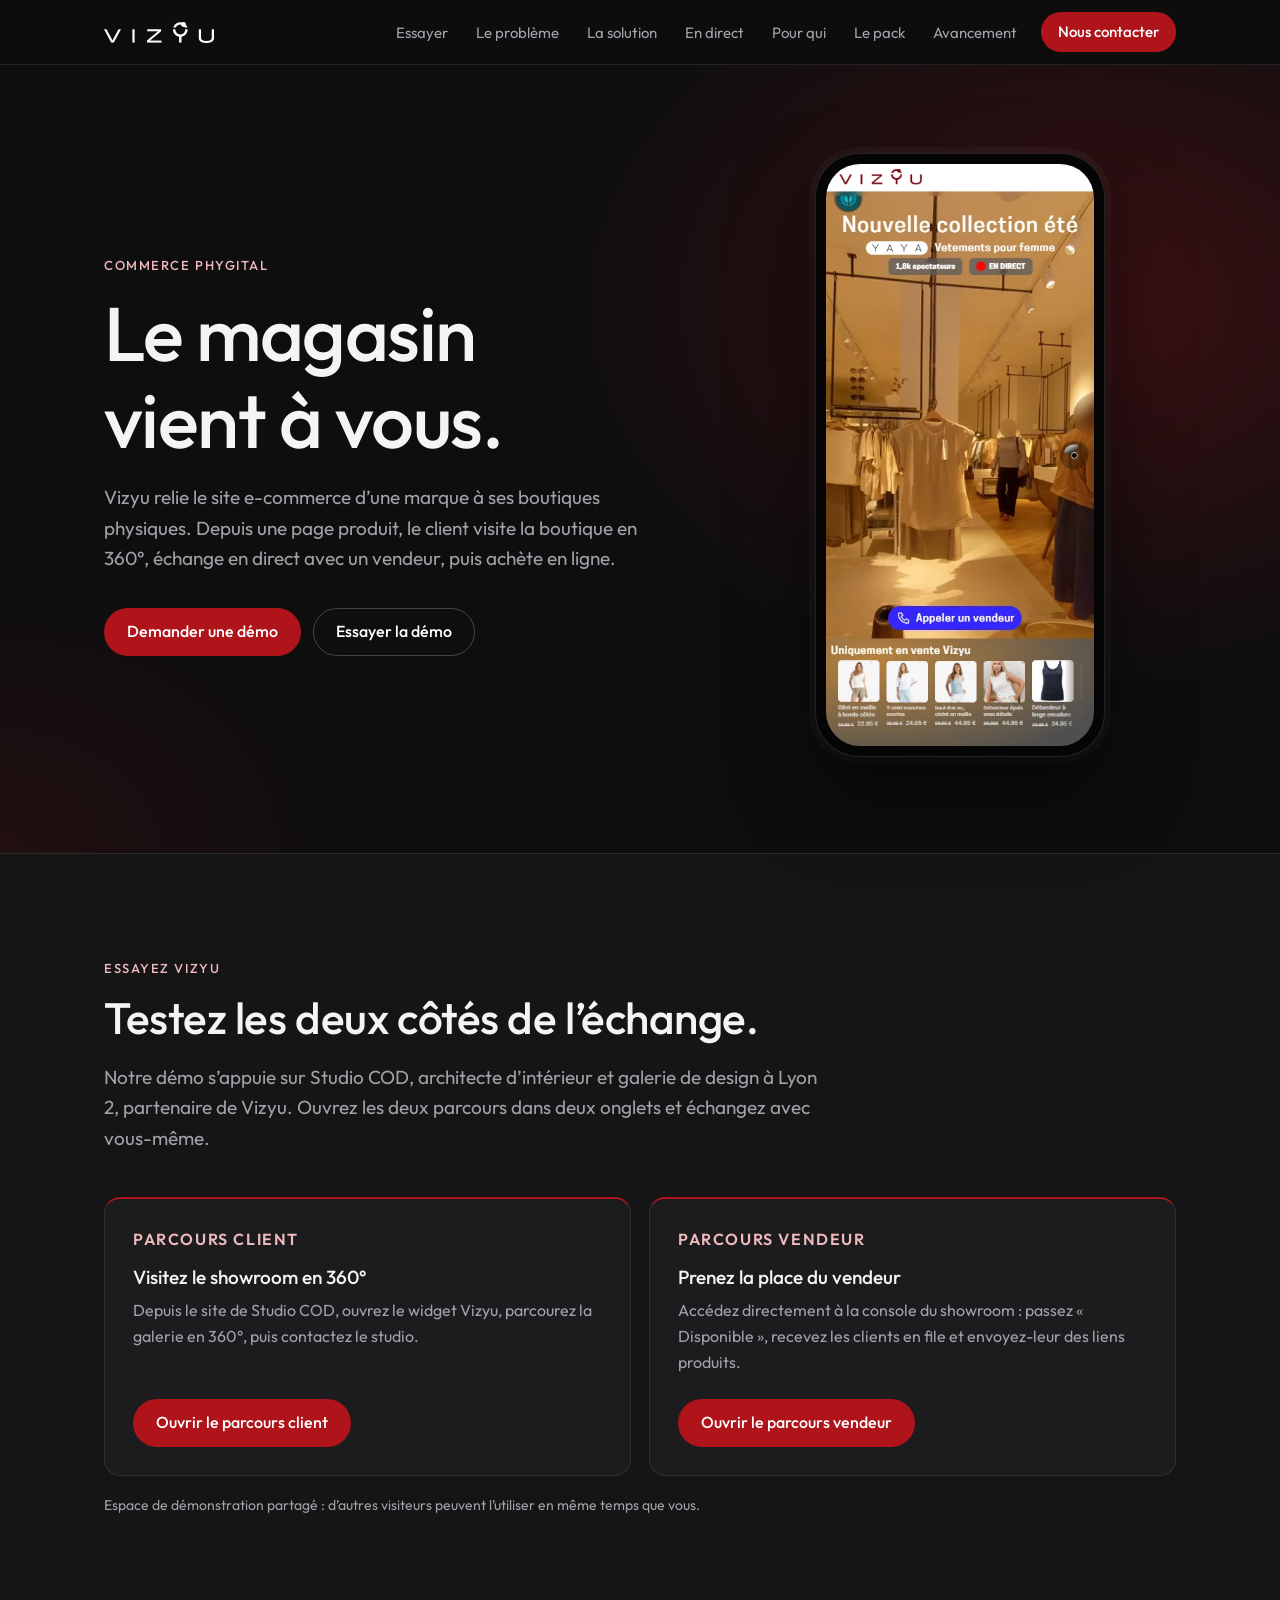
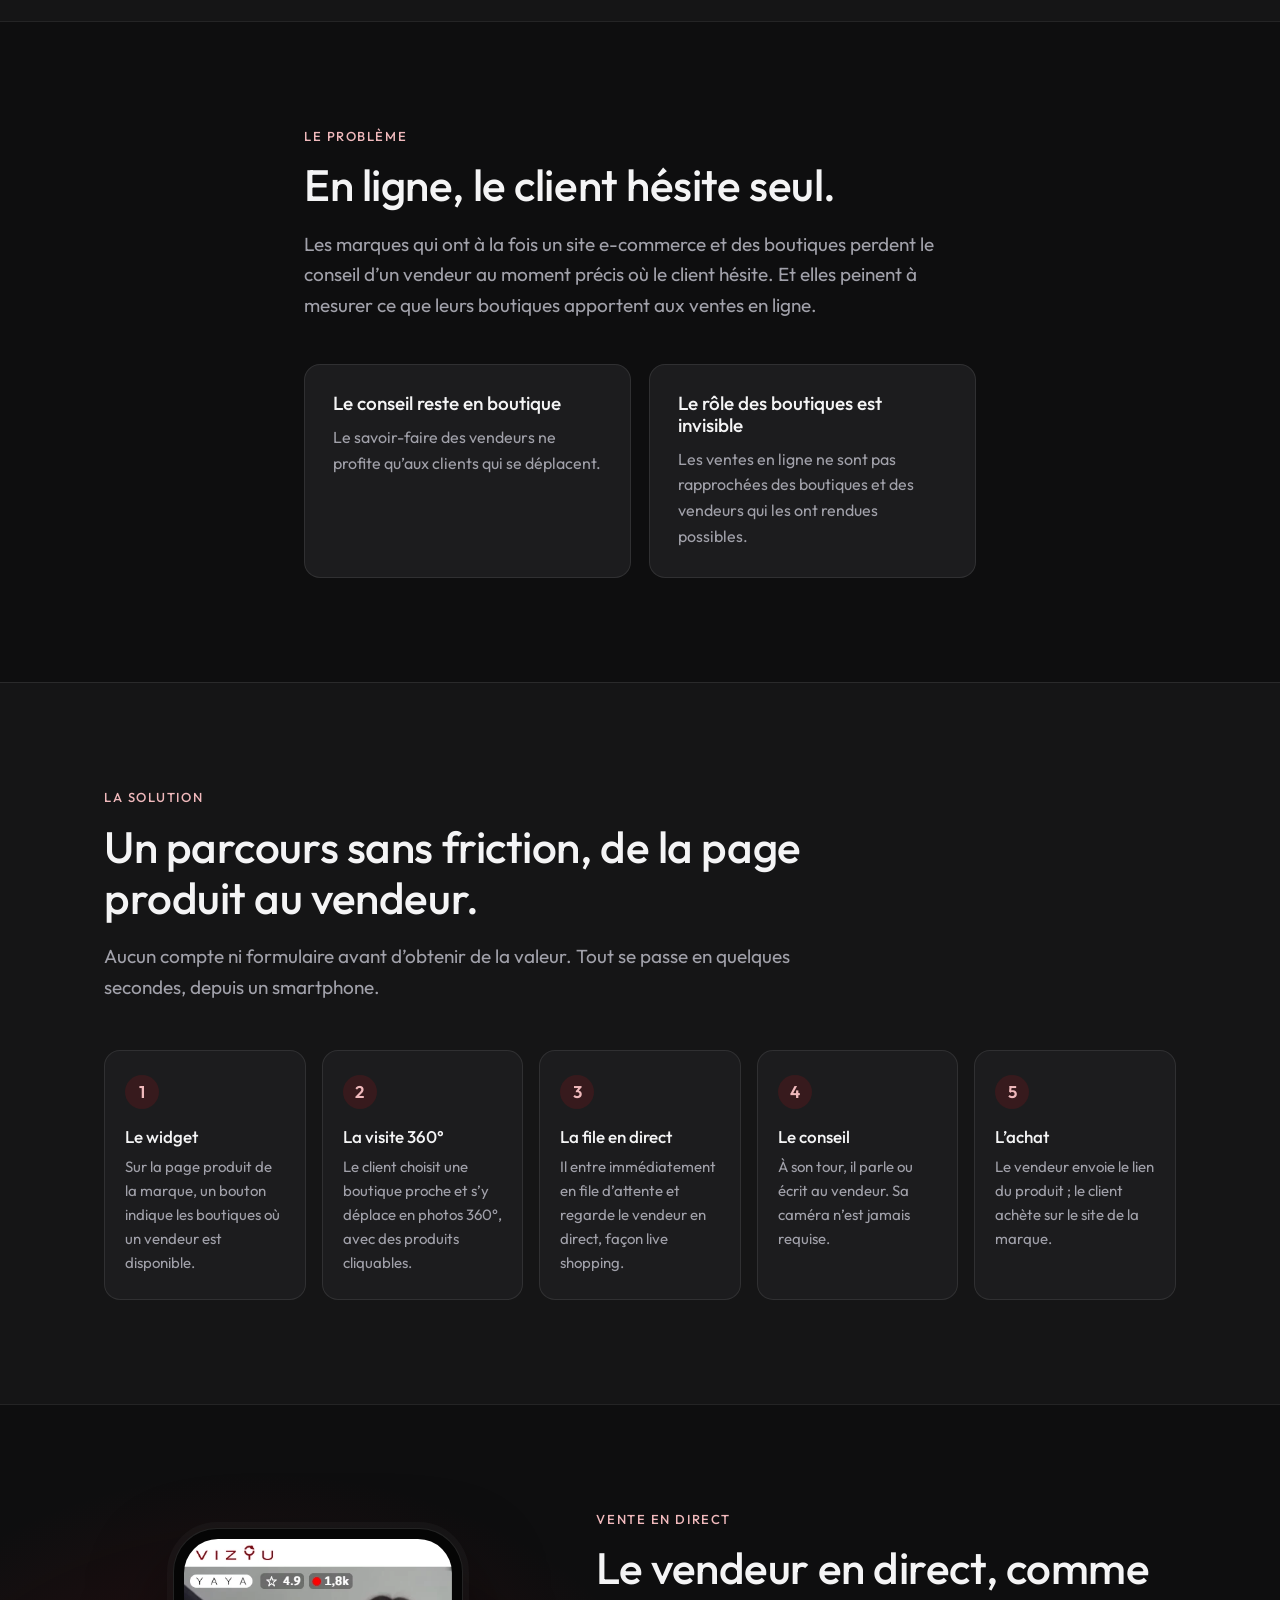
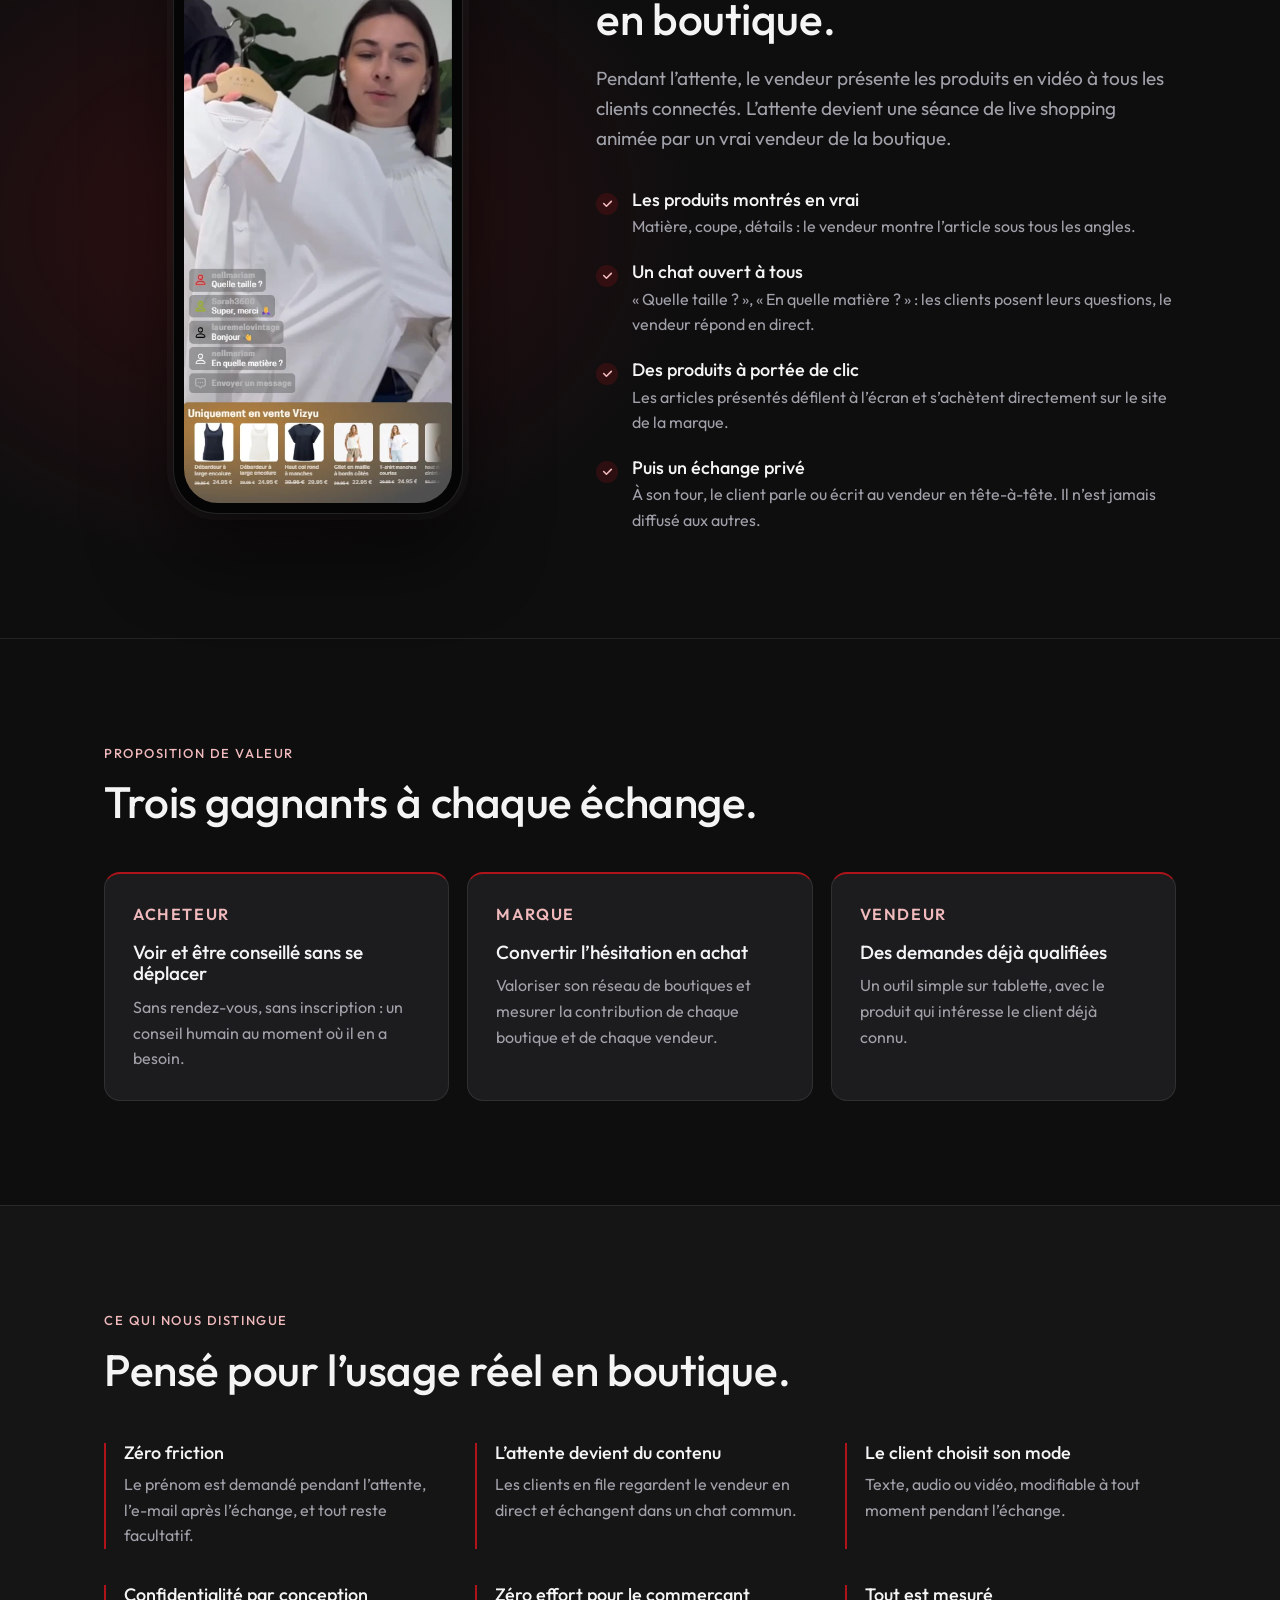
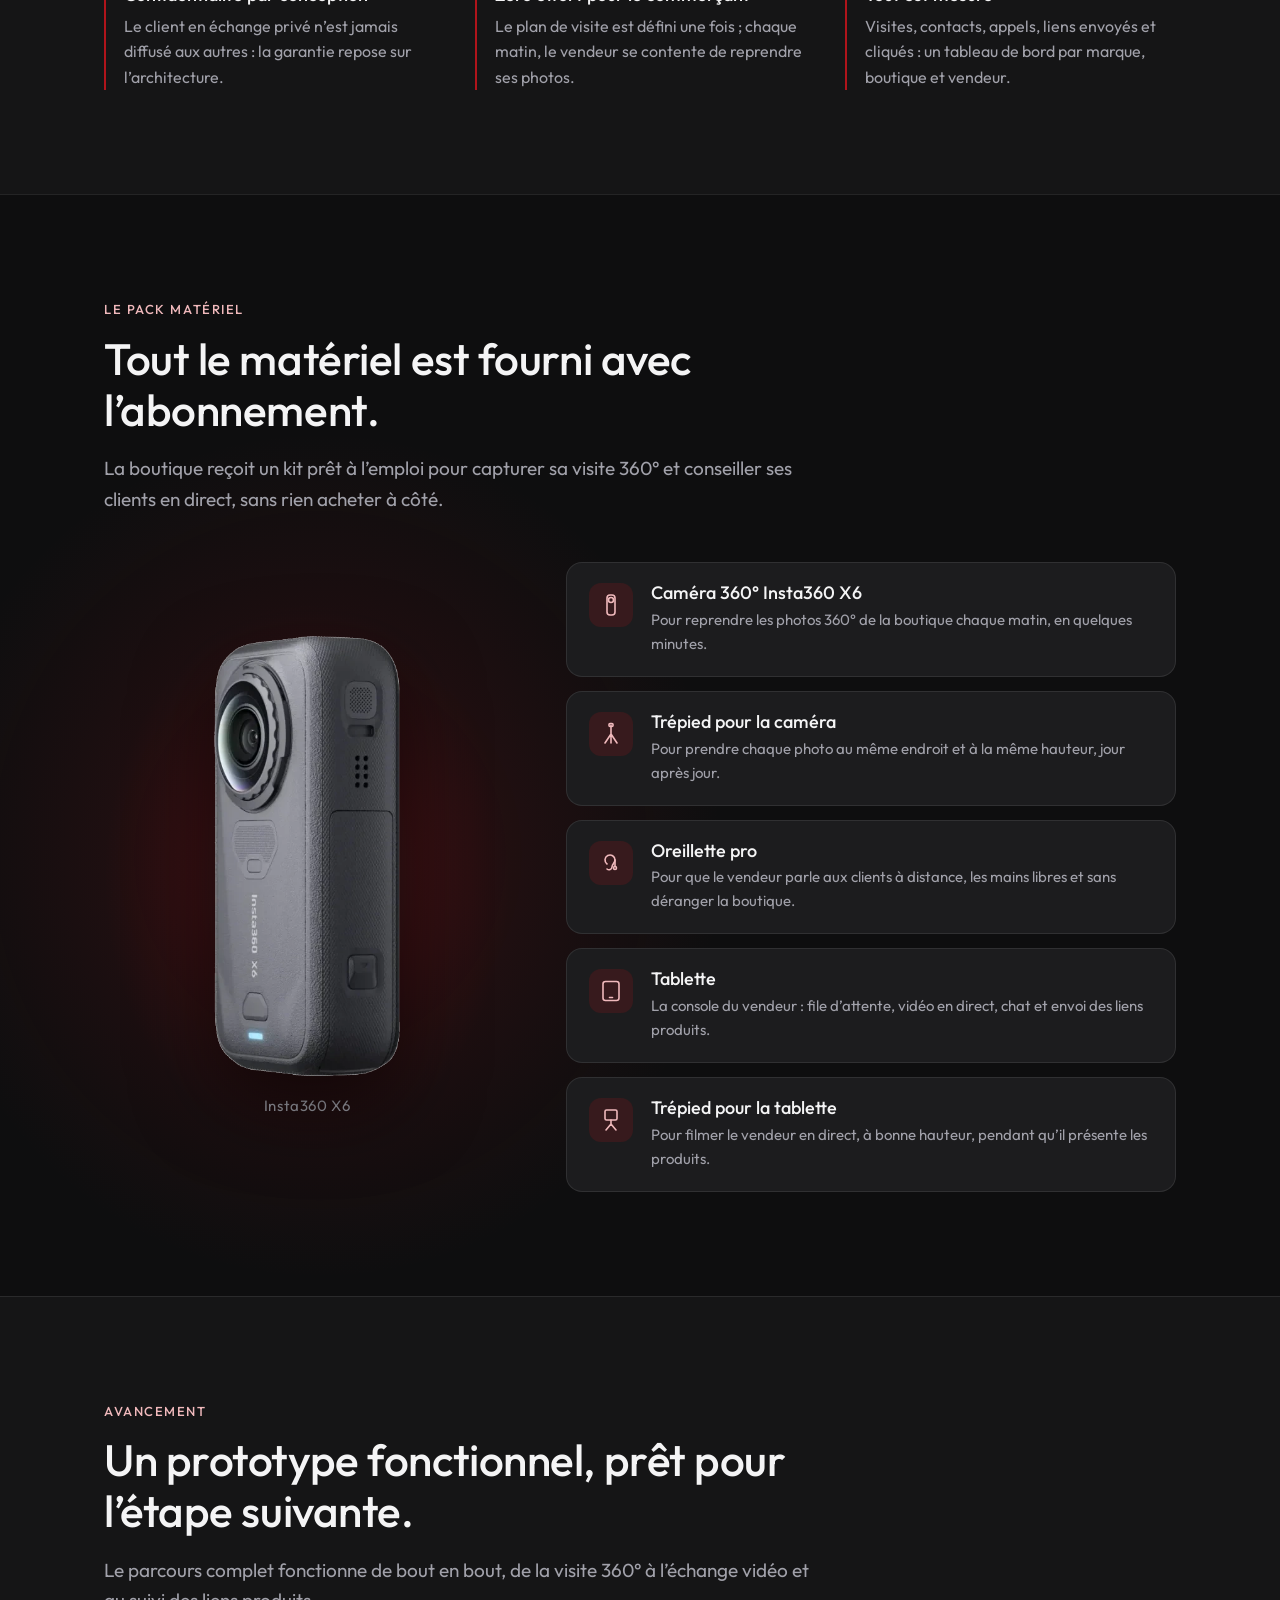
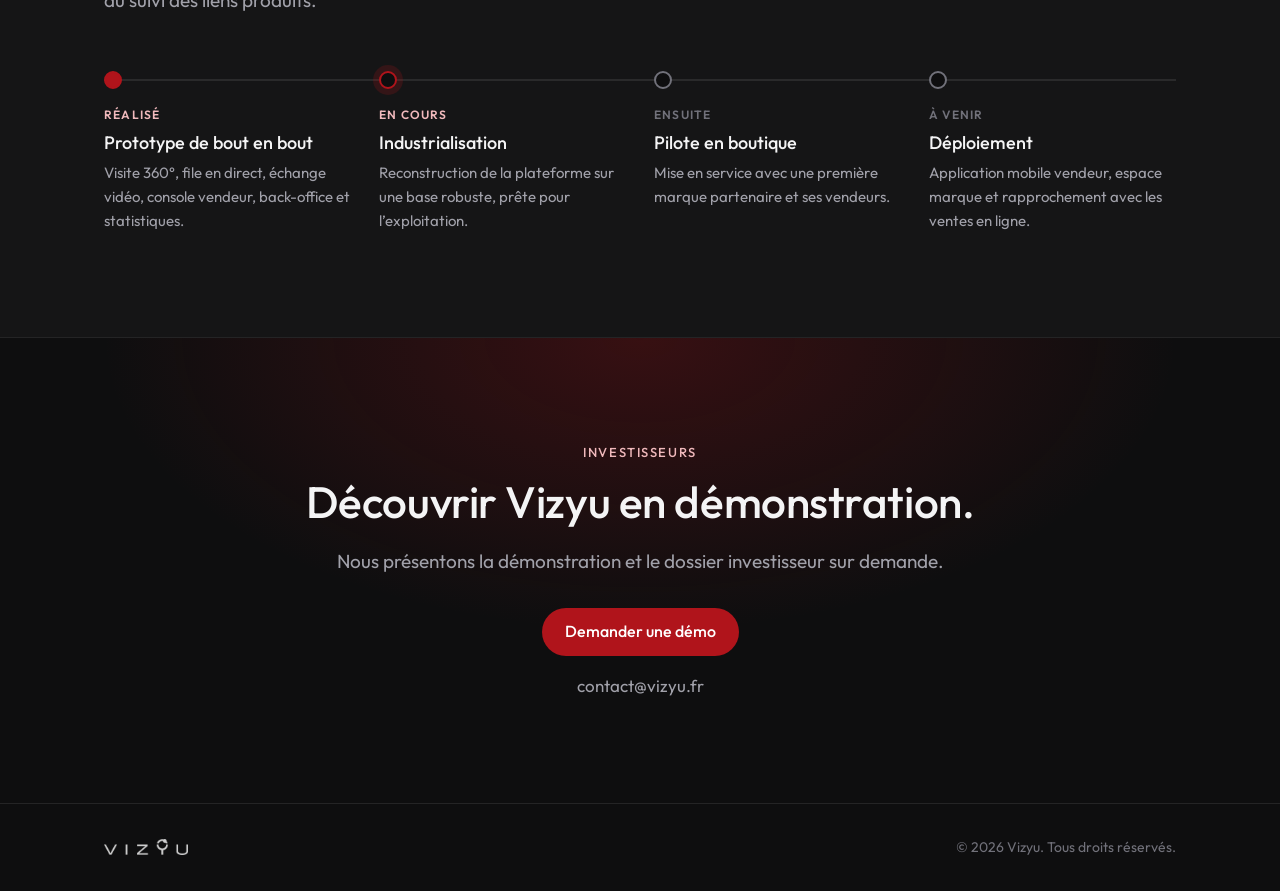
<file: index.html>
<!doctype html>
<html lang="fr">
<head>
  <meta charset="utf-8" />
  <meta name="viewport" content="width=device-width, initial-scale=1, viewport-fit=cover" />
  <title>Vizyu — Le magasin vient à vous</title>
  <meta name="description" content="Vizyu relie le site e-commerce d'une marque à ses boutiques physiques : visite en 360°, conseil d'un vendeur en direct, achat en ligne." />
  <meta property="og:title" content="Vizyu — Le magasin vient à vous" />
  <meta property="og:description" content="La visite de boutique en 360° et le conseil vendeur en direct, au moment où le client hésite en ligne." />
  <meta property="og:type" content="website" />
  <meta property="og:url" content="https://www.vizyu.fr/" />
  <meta name="theme-color" content="#0E0E0F" />
  <link rel="icon" href="assets/icon.svg" type="image/svg+xml" />
  <link rel="apple-touch-icon" href="assets/apple-icon.png" />
  <link rel="preconnect" href="https://fonts.googleapis.com" />
  <link rel="preconnect" href="https://fonts.gstatic.com" crossorigin />
  <link href="https://fonts.googleapis.com/css2?family=Outfit:wght@300;400;500;600&display=swap" rel="stylesheet" />
  <link rel="stylesheet" href="styles.css" />
  <script defer src="https://cloud.umami.is/script.js" data-website-id="b482412a-9f38-4f22-98bb-086a1a3f7b88"></script>
</head>
<body>
  <a class="skip" href="#contenu">Aller au contenu</a>

  <header class="nav" id="haut">
    <div class="wrap nav__inner">
      <a href="#haut" class="nav__logo" aria-label="Vizyu, retour en haut">
        <img src="assets/vizyu-logo-blanc.png" alt="Vizyu" width="110" height="21" />
      </a>
      <nav aria-label="Sections">
        <ul class="nav__links">
          <li><a href="#essai">Essayer</a></li>
          <li><a href="#probleme">Le problème</a></li>
          <li><a href="#solution">La solution</a></li>
          <li><a href="#direct">En direct</a></li>
          <li><a href="#valeur">Pour qui</a></li>
          <li><a href="#pack">Le pack</a></li>
          <li><a href="#avancement">Avancement</a></li>
        </ul>
      </nav>
      <a href="#contact" class="btn btn--sm" data-umami-event="menu-nous-contacter">Nous contacter</a>
    </div>
  </header>

  <main id="contenu">
    <!-- Hero -->
    <section class="hero">
      <div class="wrap hero__grid">
        <div class="hero__text">
          <p class="eyebrow">Commerce phygital</p>
          <h1>Le magasin vient&nbsp;à&nbsp;vous.</h1>
          <p class="lead">
            Vizyu relie le site e-commerce d’une marque à ses boutiques physiques.
            Depuis une page produit, le client visite la boutique en 360°, échange en direct
            avec un vendeur, puis achète en ligne.
          </p>
          <div class="hero__cta">
            <a href="#contact" class="btn" data-umami-event="entete-demander-demo">Demander une démo</a>
            <a href="#essai" class="btn btn--ghost" data-umami-event="entete-essayer-demo">Essayer la démo</a>
          </div>
        </div>

        <div class="phone">
          <div class="phone__screen">
            <img
              src="assets/app-live.webp"
              width="381" height="828"
              alt="L'application Vizyu sur mobile : visite en direct d'une boutique de vêtements, bouton « Appeler un vendeur » et produits en vente"
            />
          </div>
        </div>
      </div>
    </section>

    <!-- Try it: two self-serve demo journeys -->
    <section class="section section--alt" id="essai">
      <div class="wrap">
        <div class="narrow">
          <p class="eyebrow">Essayez Vizyu</p>
          <h2>Testez les deux côtés de l’échange.</h2>
          <p class="lead">
            Notre démo s’appuie sur Studio COD, architecte d’intérieur et galerie de design à Lyon 2, partenaire de Vizyu.
            Ouvrez les deux parcours dans deux onglets et échangez avec vous-même.
          </p>
        </div>
        <div class="cards cards--2">
          <article class="card card--accent essai">
            <p class="card__tag">Parcours client</p>
            <h3>Visitez le showroom en 360°</h3>
            <p>Depuis le site de Studio COD, ouvrez le widget Vizyu, parcourez la galerie en 360°, puis contactez le studio.</p>
            <a class="btn" href="/studio-cod/" target="_blank" rel="noopener" data-umami-event="essai-parcours-client">Ouvrir le parcours client</a>
          </article>
          <article class="card card--accent essai">
            <p class="card__tag">Parcours vendeur</p>
            <h3>Prenez la place du vendeur</h3>
            <p>Accédez directement à la console du showroom : passez « Disponible », recevez les clients en file et envoyez-leur des liens produits.</p>
            <a class="btn" href="https://vizyu-demo.vercel.app/demo-vendeur" target="_blank" rel="noopener" data-umami-event="essai-parcours-vendeur">Ouvrir le parcours vendeur</a>
          </article>
        </div>
        <p class="essai__note">Espace de démonstration partagé : d’autres visiteurs peuvent l’utiliser en même temps que vous.</p>
      </div>
    </section>

    <!-- Problem -->
    <section class="section" id="probleme">
      <div class="wrap narrow">
        <p class="eyebrow">Le problème</p>
        <h2>En ligne, le client hésite seul.</h2>
        <p class="lead">
          Les marques qui ont à la fois un site e-commerce et des boutiques perdent le conseil
          d’un vendeur au moment précis où le client hésite. Et elles peinent à mesurer ce que
          leurs boutiques apportent aux ventes en ligne.
        </p>
        <div class="cards cards--2">
          <article class="card">
            <h3>Le conseil reste en boutique</h3>
            <p>Le savoir-faire des vendeurs ne profite qu’aux clients qui se déplacent.</p>
          </article>
          <article class="card">
            <h3>Le rôle des boutiques est invisible</h3>
            <p>Les ventes en ligne ne sont pas rapprochées des boutiques et des vendeurs qui les ont rendues possibles.</p>
          </article>
        </div>
      </div>
    </section>

    <!-- Solution / journey -->
    <section class="section section--alt" id="solution">
      <div class="wrap">
        <div class="narrow">
          <p class="eyebrow">La solution</p>
          <h2>Un parcours sans friction, de la page produit au vendeur.</h2>
          <p class="lead">Aucun compte ni formulaire avant d’obtenir de la valeur. Tout se passe en quelques secondes, depuis un smartphone.</p>
        </div>
        <ol class="steps">
          <li class="step">
            <span class="step__n">1</span>
            <h3>Le widget</h3>
            <p>Sur la page produit de la marque, un bouton indique les boutiques où un vendeur est disponible.</p>
          </li>
          <li class="step">
            <span class="step__n">2</span>
            <h3>La visite 360°</h3>
            <p>Le client choisit une boutique proche et s’y déplace en photos 360°, avec des produits cliquables.</p>
          </li>
          <li class="step">
            <span class="step__n">3</span>
            <h3>La file en direct</h3>
            <p>Il entre immédiatement en file d’attente et regarde le vendeur en direct, façon live shopping.</p>
          </li>
          <li class="step">
            <span class="step__n">4</span>
            <h3>Le conseil</h3>
            <p>À son tour, il parle ou écrit au vendeur. Sa caméra n’est jamais requise.</p>
          </li>
          <li class="step">
            <span class="step__n">5</span>
            <h3>L’achat</h3>
            <p>Le vendeur envoie le lien du produit ; le client achète sur le site de la marque.</p>
          </li>
        </ol>
      </div>
    </section>

    <!-- Live selling -->
    <section class="section live" id="direct">
      <div class="wrap live__grid">
        <div class="phone">
          <div class="phone__screen">
            <img
              src="assets/app-vendeur.webp"
              width="407" height="857"
              loading="lazy"
              alt="Une vendeuse YAYA présente une chemise en direct ; les clients posent leurs questions dans le chat et voient les produits en vente"
            />
          </div>
        </div>
        <div class="live__text">
          <p class="eyebrow">Vente en direct</p>
          <h2>Le vendeur en direct, comme en boutique.</h2>
          <p class="lead">
            Pendant l’attente, le vendeur présente les produits en vidéo à tous les clients connectés.
            L’attente devient une séance de live shopping animée par un vrai vendeur de la boutique.
          </p>
          <ul class="checks">
            <li>
              <h3>Les produits montrés en vrai</h3>
              <p>Matière, coupe, détails : le vendeur montre l’article sous tous les angles.</p>
            </li>
            <li>
              <h3>Un chat ouvert à tous</h3>
              <p>« Quelle taille ? », « En quelle matière ? » : les clients posent leurs questions, le vendeur répond en direct.</p>
            </li>
            <li>
              <h3>Des produits à portée de clic</h3>
              <p>Les articles présentés défilent à l’écran et s’achètent directement sur le site de la marque.</p>
            </li>
            <li>
              <h3>Puis un échange privé</h3>
              <p>À son tour, le client parle ou écrit au vendeur en tête-à-tête. Il n’est jamais diffusé aux autres.</p>
            </li>
          </ul>
        </div>
      </div>
    </section>

    <!-- Value -->
    <section class="section" id="valeur">
      <div class="wrap">
        <div class="narrow">
          <p class="eyebrow">Proposition de valeur</p>
          <h2>Trois gagnants à chaque échange.</h2>
        </div>
        <div class="cards cards--3">
          <article class="card card--accent">
            <p class="card__tag">Acheteur</p>
            <h3>Voir et être conseillé sans se déplacer</h3>
            <p>Sans rendez-vous, sans inscription : un conseil humain au moment où il en a besoin.</p>
          </article>
          <article class="card card--accent">
            <p class="card__tag">Marque</p>
            <h3>Convertir l’hésitation en achat</h3>
            <p>Valoriser son réseau de boutiques et mesurer la contribution de chaque boutique et de chaque vendeur.</p>
          </article>
          <article class="card card--accent">
            <p class="card__tag">Vendeur</p>
            <h3>Des demandes déjà qualifiées</h3>
            <p>Un outil simple sur tablette, avec le produit qui intéresse le client déjà connu.</p>
          </article>
        </div>
      </div>
    </section>

    <!-- Differentiators -->
    <section class="section section--alt">
      <div class="wrap">
        <div class="narrow">
          <p class="eyebrow">Ce qui nous distingue</p>
          <h2>Pensé pour l’usage réel en boutique.</h2>
        </div>
        <ul class="features">
          <li>
            <h3>Zéro friction</h3>
            <p>Le prénom est demandé pendant l’attente, l’e-mail après l’échange, et tout reste facultatif.</p>
          </li>
          <li>
            <h3>L’attente devient du contenu</h3>
            <p>Les clients en file regardent le vendeur en direct et échangent dans un chat commun.</p>
          </li>
          <li>
            <h3>Le client choisit son mode</h3>
            <p>Texte, audio ou vidéo, modifiable à tout moment pendant l’échange.</p>
          </li>
          <li>
            <h3>Confidentialité par conception</h3>
            <p>Le client en échange privé n’est jamais diffusé aux autres : la garantie repose sur l’architecture.</p>
          </li>
          <li>
            <h3>Zéro effort pour le commerçant</h3>
            <p>Le plan de visite est défini une fois ; chaque matin, le vendeur se contente de reprendre ses photos.</p>
          </li>
          <li>
            <h3>Tout est mesuré</h3>
            <p>Visites, contacts, appels, liens envoyés et cliqués : un tableau de bord par marque, boutique et vendeur.</p>
          </li>
        </ul>
      </div>
    </section>

    <!-- Hardware pack -->
    <section class="section pack" id="pack">
      <div class="wrap">
        <div class="narrow">
          <p class="eyebrow">Le pack matériel</p>
          <h2>Tout le matériel est fourni avec l’abonnement.</h2>
          <p class="lead">La boutique reçoit un kit prêt à l’emploi pour capturer sa visite 360° et conseiller ses clients en direct, sans rien acheter à côté.</p>
        </div>

        <div class="pack__grid">
          <figure class="pack__hero">
            <img src="assets/insta360-x6.webp" width="296" height="700" loading="lazy" alt="Caméra 360° Insta360 X6" />
            <figcaption>Insta360 X6</figcaption>
          </figure>

          <ul class="pack__list">
            <li>
              <svg viewBox="0 0 24 24" aria-hidden="true"><rect x="8" y="2" width="8" height="20" rx="3" /><circle cx="12" cy="7" r="2.5" /></svg>
              <div>
                <h3>Caméra 360° Insta360 X6</h3>
                <p>Pour reprendre les photos 360° de la boutique chaque matin, en quelques minutes.</p>
              </div>
            </li>
            <li>
              <svg viewBox="0 0 24 24" aria-hidden="true"><path d="M12 3v9M12 12l-6 9M12 12l6 9M12 12v9" /><rect x="10" y="1.5" width="4" height="3" rx="1" /></svg>
              <div>
                <h3>Trépied pour la caméra</h3>
                <p>Pour prendre chaque photo au même endroit et à la même hauteur, jour après jour.</p>
              </div>
            </li>
            <li>
              <svg viewBox="0 0 24 24" aria-hidden="true"><path d="M8 13a5 5 0 1 1 8-4c0 3-3 4-3 7a3 3 0 0 1-5 2" /><path d="M16 9v6" /><circle cx="16" cy="17" r="1.5" /></svg>
              <div>
                <h3>Oreillette pro</h3>
                <p>Pour que le vendeur parle aux clients à distance, les mains libres et sans déranger la boutique.</p>
              </div>
            </li>
            <li>
              <svg viewBox="0 0 24 24" aria-hidden="true"><rect x="4" y="2.5" width="16" height="19" rx="2.5" /><path d="M10.5 18.5h3" /></svg>
              <div>
                <h3>Tablette</h3>
                <p>La console du vendeur : file d’attente, vidéo en direct, chat et envoi des liens produits.</p>
              </div>
            </li>
            <li>
              <svg viewBox="0 0 24 24" aria-hidden="true"><rect x="6" y="2" width="12" height="10" rx="1.5" /><path d="M12 12v4M12 16l-5 6M12 16l5 6" /></svg>
              <div>
                <h3>Trépied pour la tablette</h3>
                <p>Pour filmer le vendeur en direct, à bonne hauteur, pendant qu’il présente les produits.</p>
              </div>
            </li>
          </ul>
        </div>
      </div>
    </section>

    <!-- Progress -->
    <section class="section section--alt" id="avancement">
      <div class="wrap">
        <div class="narrow">
          <p class="eyebrow">Avancement</p>
          <h2>Un prototype fonctionnel, prêt pour l’étape suivante.</h2>
          <p class="lead">Le parcours complet fonctionne de bout en bout, de la visite 360° à l’échange vidéo et au suivi des liens produits.</p>
        </div>
        <ol class="timeline">
          <li class="timeline__item is-done">
            <span class="timeline__dot"></span>
            <p class="timeline__label">Réalisé</p>
            <h3>Prototype de bout en bout</h3>
            <p>Visite 360°, file en direct, échange vidéo, console vendeur, back-office et statistiques.</p>
          </li>
          <li class="timeline__item is-current">
            <span class="timeline__dot"></span>
            <p class="timeline__label">En cours</p>
            <h3>Industrialisation</h3>
            <p>Reconstruction de la plateforme sur une base robuste, prête pour l’exploitation.</p>
          </li>
          <li class="timeline__item">
            <span class="timeline__dot"></span>
            <p class="timeline__label">Ensuite</p>
            <h3>Pilote en boutique</h3>
            <p>Mise en service avec une première marque partenaire et ses vendeurs.</p>
          </li>
          <li class="timeline__item">
            <span class="timeline__dot"></span>
            <p class="timeline__label">À venir</p>
            <h3>Déploiement</h3>
            <p>Application mobile vendeur, espace marque et rapprochement avec les ventes en ligne.</p>
          </li>
        </ol>
      </div>
    </section>

    <!-- Contact -->
    <section class="section contact" id="contact">
      <div class="wrap narrow center">
        <p class="eyebrow">Investisseurs</p>
        <h2>Découvrir Vizyu en démonstration.</h2>
        <p class="lead">Nous présentons la démonstration et le dossier investisseur sur demande.</p>
        <a class="btn" href="mailto:contact@vizyu.fr?subject=Vizyu%20%E2%80%94%20Demande%20de%20d%C3%A9monstration" data-umami-event="contact-demander-demo">Demander une démo</a>
        <p class="contact__mail"><a href="mailto:contact@vizyu.fr" data-umami-event="contact-email">contact@vizyu.fr</a></p>
      </div>
    </section>
  </main>

  <footer class="footer">
    <div class="wrap footer__inner">
      <img src="assets/vizyu-logo-blanc.png" alt="Vizyu" width="84" height="16" />
      <p>© <span id="annee">2026</span> Vizyu. Tous droits réservés.</p>
    </div>
  </footer>

  <script>
    document.getElementById("annee").textContent = new Date().getFullYear();
  </script>
</body>
</html>
</file>
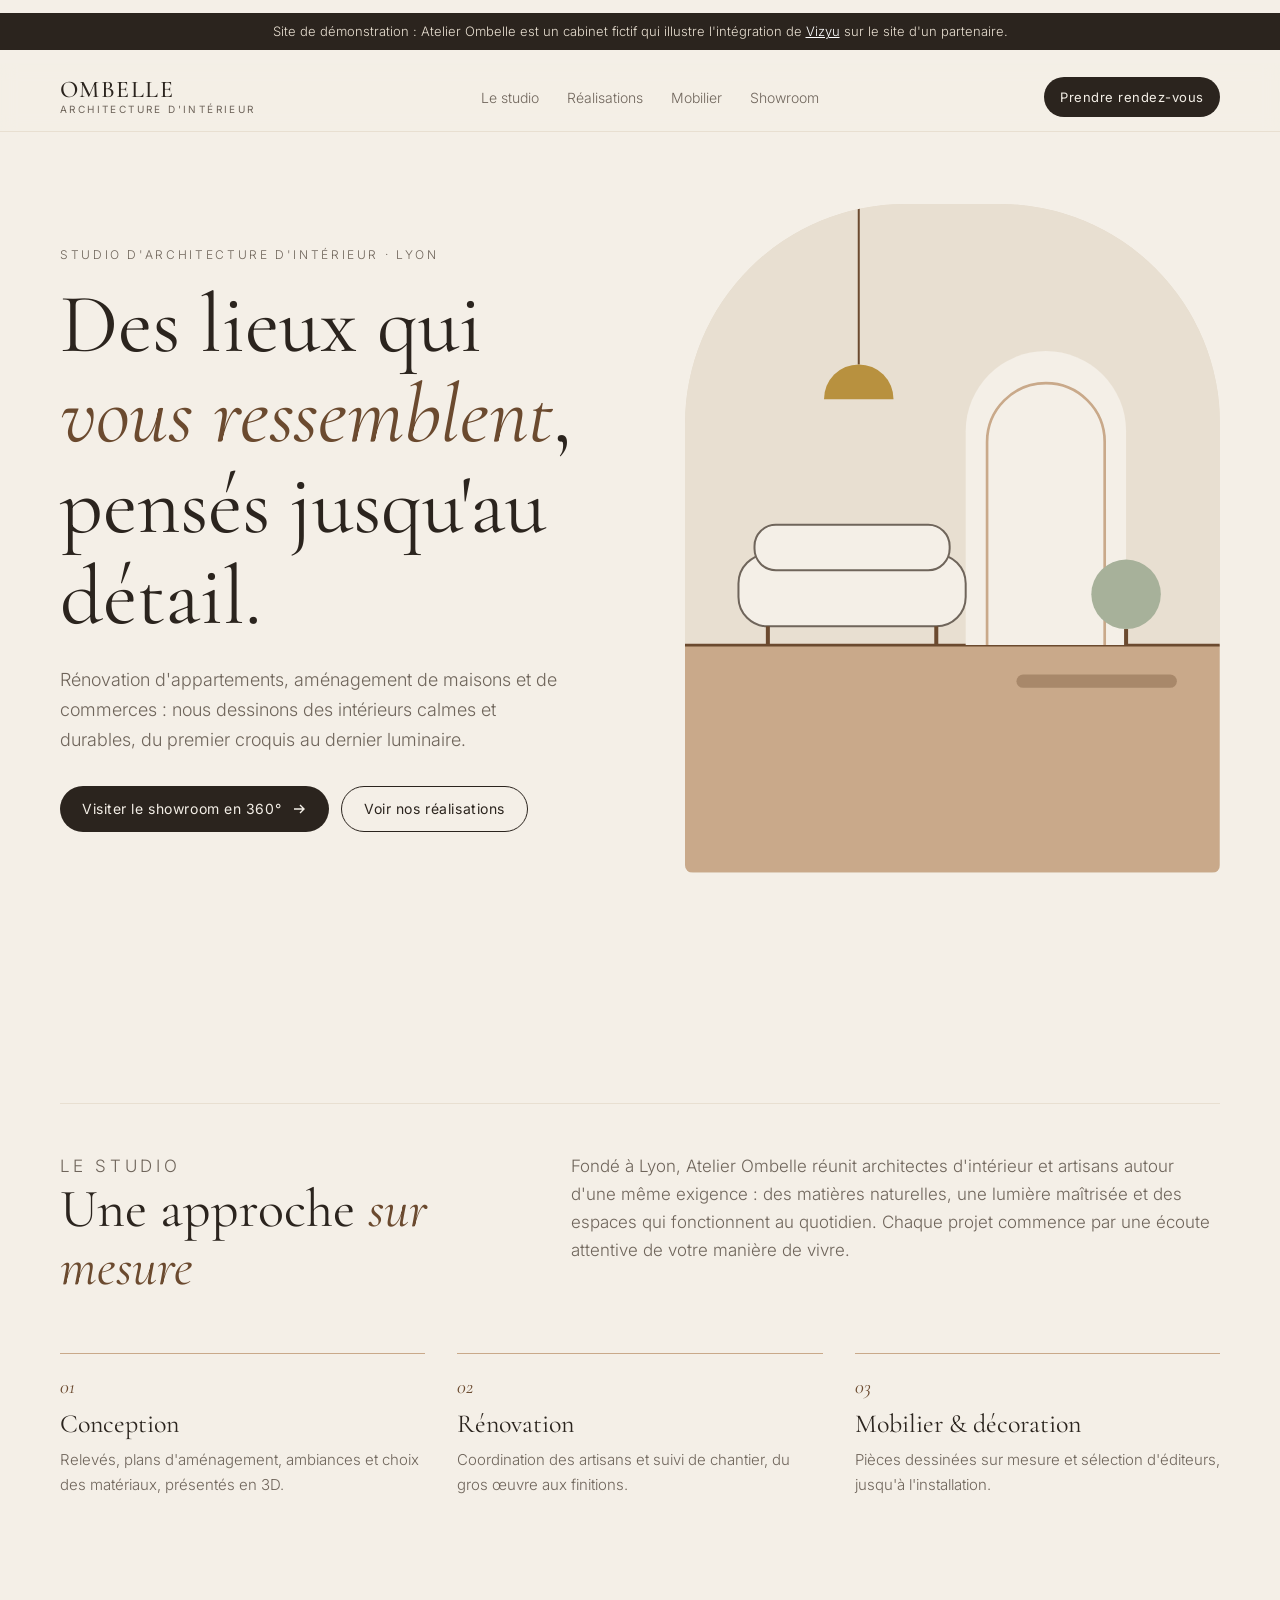
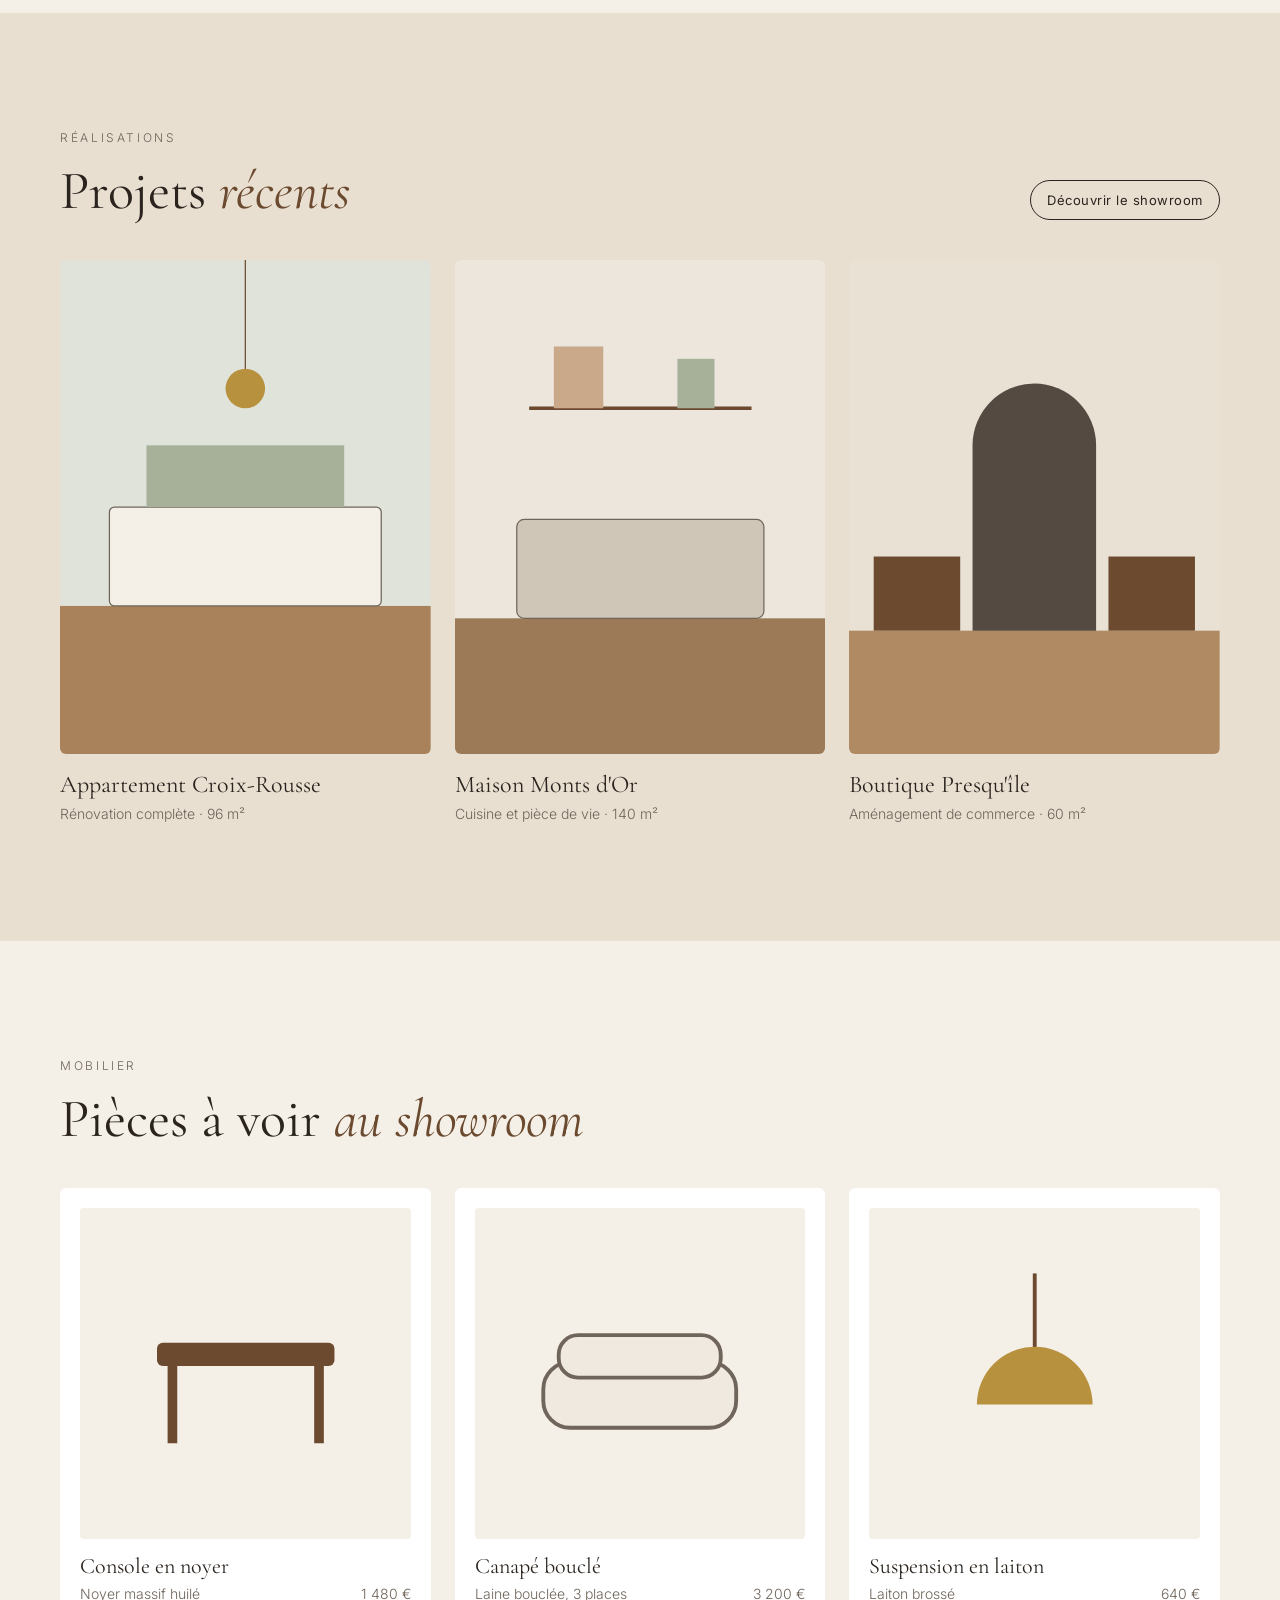
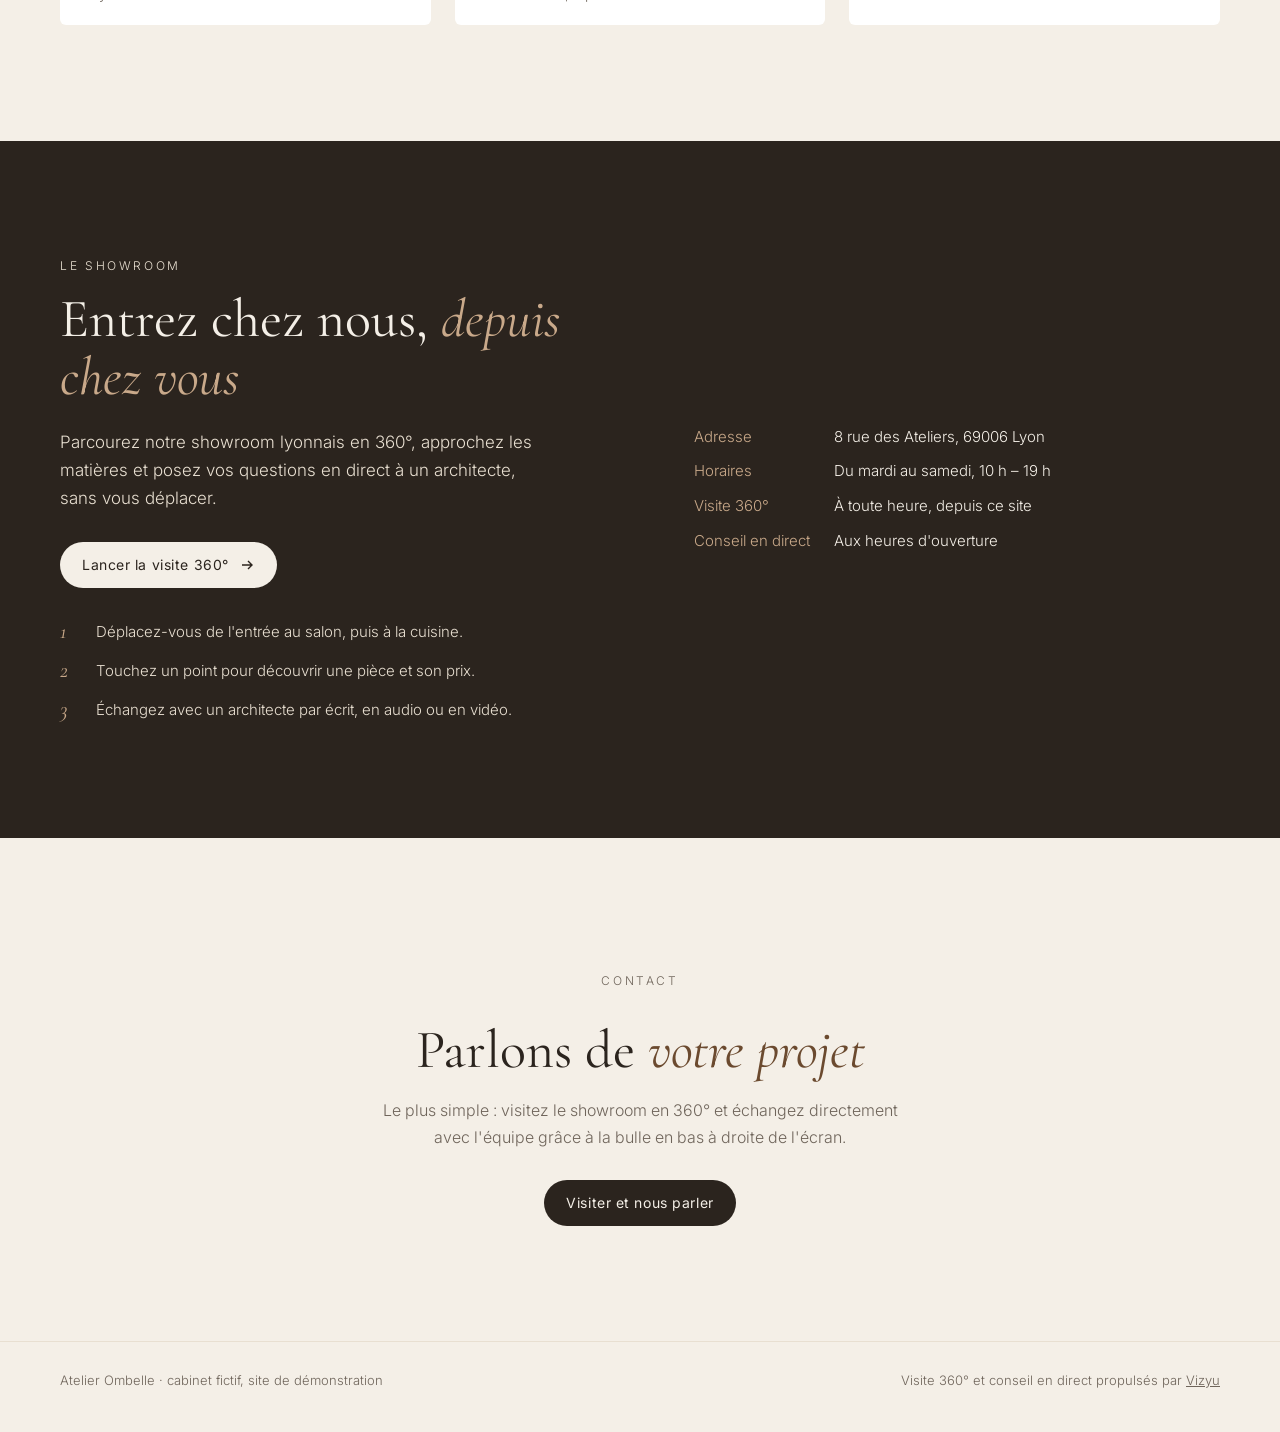
<file: atelier-ombelle/index.html>
<!doctype html>
<html lang="fr">
<head>
  <meta charset="utf-8" />
  <meta name="viewport" content="width=device-width, initial-scale=1, viewport-fit=cover" />
  <title>Atelier Ombelle — Architecture d'intérieur (démo Vizyu)</title>
  <meta name="description" content="Site de démonstration : Atelier Ombelle, cabinet fictif d'architecture d'intérieur, intègre le widget Vizyu pour faire visiter son showroom en 360°." />
  <meta name="robots" content="noindex" />
  <meta name="theme-color" content="#F4EFE7" />
  <link rel="icon" href="data:image/svg+xml,%3Csvg xmlns='http://www.w3.org/2000/svg' viewBox='0 0 32 32'%3E%3Crect width='32' height='32' rx='7' fill='%233B3128'/%3E%3Cpath d='M9 24V14a7 7 0 0 1 14 0v10' fill='none' stroke='%23F4EFE7' stroke-width='2.4'/%3E%3C/svg%3E" />
  <link rel="preconnect" href="https://fonts.googleapis.com" />
  <link rel="preconnect" href="https://fonts.gstatic.com" crossorigin />
  <link href="https://fonts.googleapis.com/css2?family=Cormorant+Garamond:ital,wght@0,400;0,500;1,400&family=Inter:wght@300;400;500&display=swap" rel="stylesheet" />
  <style>
    :root {
      --lin: #f4efe7;
      --sable: #e8dfd1;
      --argile: #c9a98a;
      --noyer: #6b4a2f;
      --encre: #2b241e;
      --gris: #6f655b;
      --sauge: #a7b19a;
      --serif: "Cormorant Garamond", Georgia, serif;
      --sans: "Inter", system-ui, sans-serif;
    }
    * { box-sizing: border-box; }
    html { scroll-behavior: smooth; }
    @media (prefers-reduced-motion: reduce) { html { scroll-behavior: auto; } }
    body {
      margin: 0;
      background: var(--lin);
      color: var(--encre);
      font: 300 16px/1.65 var(--sans);
      -webkit-font-smoothing: antialiased;
    }
    a { color: inherit; }
    img, svg { display: block; max-width: 100%; }
    .wrap { width: min(1160px, 100% - 32px); margin-inline: auto; }
    .skip { position: absolute; left: -999px; }
    .skip:focus { left: 16px; top: 16px; background: var(--encre); color: var(--lin); padding: 8px 12px; z-index: 10; }
    :focus-visible { outline: 2px solid var(--noyer); outline-offset: 3px; }

    .demo-banner {
      background: var(--encre);
      color: var(--sable);
      font-size: 13px;
      text-align: center;
      padding: 8px 16px;
    }
    .demo-banner a { color: #fff; }

    header.top { position: sticky; top: 0; z-index: 5; background: rgba(244, 239, 231, 0.92); backdrop-filter: blur(8px); border-bottom: 1px solid var(--sable); }
    .top__inner { display: flex; align-items: center; justify-content: space-between; gap: 24px; height: 68px; }
    .logo { font: 500 24px/1 var(--serif); letter-spacing: 0.06em; text-decoration: none; text-transform: uppercase; }
    .logo small { display: block; font: 400 10px/1.4 var(--sans); letter-spacing: 0.24em; color: var(--gris); }
    .top nav ul { display: flex; gap: 28px; list-style: none; margin: 0; padding: 0; font-size: 14px; }
    .top nav a { text-decoration: none; color: var(--gris); }
    .top nav a:hover { color: var(--encre); }
    @media (max-width: 860px) { .top nav { display: none; } }

    .btn {
      display: inline-flex; align-items: center; gap: 10px;
      min-height: 46px; padding: 0 22px;
      background: var(--encre); color: var(--lin);
      font: 400 14px/1 var(--sans); letter-spacing: 0.04em;
      text-decoration: none; border-radius: 999px;
      transition: background 0.2s;
    }
    .btn:hover { background: var(--noyer); }
    .btn--ghost { background: transparent; color: var(--encre); border: 1px solid var(--encre); }
    .btn--ghost:hover { background: var(--encre); color: var(--lin); }
    .btn--sm { min-height: 40px; padding: 0 16px; font-size: 13px; white-space: nowrap; }

    .eyebrow { font-size: 12px; letter-spacing: 0.22em; text-transform: uppercase; color: var(--gris); margin: 0 0 14px; }
    h1, h2, h3 { font-family: var(--serif); font-weight: 400; line-height: 1.08; margin: 0; }
    h1 { font-size: clamp(44px, 7vw, 84px); }
    h1 em, h2 em { font-style: italic; color: var(--noyer); }
    h2 { font-size: clamp(34px, 4.6vw, 54px); }
    h3 { font-size: 26px; }
    section { padding: clamp(64px, 9vw, 120px) 0; }

    .hero { padding-top: clamp(40px, 6vw, 72px); }
    .hero__grid { display: grid; grid-template-columns: 1.05fr 1fr; gap: clamp(32px, 5vw, 72px); align-items: center; }
    .hero p.lead { font-size: 18px; color: var(--gris); max-width: 46ch; margin: 24px 0 32px; }
    .hero__actions { display: flex; flex-wrap: wrap; gap: 12px; }
    .hero__art { aspect-ratio: 4 / 5; border-radius: 220px 220px 8px 8px; overflow: hidden; background: var(--sable); }
    @media (max-width: 860px) {
      .hero__grid { grid-template-columns: 1fr; }
      .hero__art { aspect-ratio: 1 / 1; max-height: 420px; border-radius: 180px 180px 8px 8px; }
    }

    .intro { display: grid; grid-template-columns: 1fr 1.4fr; gap: 48px; border-top: 1px solid var(--sable); padding-top: 48px; }
    .intro p { margin: 0; color: var(--gris); font-size: 17px; }
    .services { display: grid; grid-template-columns: repeat(3, 1fr); gap: 32px; margin-top: 56px; }
    .service { border-top: 1px solid var(--argile); padding-top: 20px; }
    .service span { font: italic 400 20px/1 var(--serif); color: var(--noyer); }
    .service h3 { margin: 10px 0 10px; }
    .service p { margin: 0; color: var(--gris); font-size: 15px; }
    @media (max-width: 860px) { .intro, .services { grid-template-columns: 1fr; } }

    .projets { background: var(--sable); }
    .projets__head { display: flex; justify-content: space-between; align-items: end; gap: 24px; flex-wrap: wrap; margin-bottom: 40px; }
    .cards { display: grid; grid-template-columns: repeat(3, 1fr); gap: 24px; }
    .card__art { aspect-ratio: 3 / 4; border-radius: 6px; overflow: hidden; }
    .card h3 { font-size: 24px; margin: 18px 0 4px; }
    .card p { margin: 0; color: var(--gris); font-size: 14px; }
    @media (max-width: 860px) { .cards { grid-template-columns: 1fr; } .card__art { aspect-ratio: 4 / 3; } }

    .mobilier__list { display: grid; grid-template-columns: repeat(3, 1fr); gap: 24px; margin-top: 40px; }
    .piece { background: #fff; border-radius: 6px; padding: 20px; }
    .piece__art { aspect-ratio: 1; border-radius: 4px; background: var(--lin); display: grid; place-items: center; }
    .piece h3 { font-size: 22px; margin: 16px 0 4px; }
    .piece p { margin: 0; color: var(--gris); font-size: 14px; display: flex; justify-content: space-between; gap: 12px; }
    @media (max-width: 860px) { .mobilier__list { grid-template-columns: 1fr; } }

    .showroom { background: var(--encre); color: var(--lin); }
    .showroom__grid { display: grid; grid-template-columns: 1.1fr 1fr; gap: 56px; align-items: center; }
    .showroom .eyebrow, .showroom p { color: var(--sable); }
    .showroom h2 em { color: var(--argile); }
    .showroom p.lead { font-size: 17px; max-width: 48ch; margin: 22px 0 30px; }
    .showroom .btn { background: var(--lin); color: var(--encre); }
    .showroom .btn:hover { background: var(--argile); }
    .showroom dl { display: grid; grid-template-columns: auto 1fr; gap: 10px 24px; margin: 0; font-size: 15px; }
    .showroom dt { color: var(--argile); }
    .showroom dd { margin: 0; }
    .steps { list-style: none; padding: 0; margin: 32px 0 0; display: grid; gap: 14px; font-size: 15px; color: var(--sable); }
    .steps li { display: flex; gap: 14px; }
    .steps b { font: italic 400 22px/1 var(--serif); color: var(--argile); min-width: 22px; }
    @media (max-width: 860px) { .showroom__grid { grid-template-columns: 1fr; } }

    .contact { text-align: center; }
    .contact p { color: var(--gris); max-width: 52ch; margin: 18px auto 30px; }

    footer { border-top: 1px solid var(--sable); padding: 28px 0 40px; font-size: 13px; color: var(--gris); }
    footer .wrap { display: flex; justify-content: space-between; gap: 16px; flex-wrap: wrap; }
  </style>
</head>
<body>
  <a class="skip" href="#contenu">Aller au contenu</a>

  <p class="demo-banner">
    Site de démonstration : Atelier Ombelle est un cabinet fictif qui illustre l'intégration de
    <a href="/">Vizyu</a> sur le site d'un partenaire.
  </p>

  <header class="top">
    <div class="wrap top__inner">
      <a href="#haut" class="logo" id="haut">Ombelle<small>Architecture d'intérieur</small></a>
      <nav aria-label="Sections">
        <ul>
          <li><a href="#studio">Le studio</a></li>
          <li><a href="#realisations">Réalisations</a></li>
          <li><a href="#mobilier">Mobilier</a></li>
          <li><a href="#showroom">Showroom</a></li>
        </ul>
      </nav>
      <a href="#contact" class="btn btn--sm">Prendre rendez-vous</a>
    </div>
  </header>

  <main id="contenu">
    <section class="hero">
      <div class="wrap hero__grid">
        <div>
          <p class="eyebrow">Studio d'architecture d'intérieur · Lyon</p>
          <h1>Des lieux qui <em>vous ressemblent</em>, pensés jusqu'au détail.</h1>
          <p class="lead">
            Rénovation d'appartements, aménagement de maisons et de commerces : nous dessinons
            des intérieurs calmes et durables, du premier croquis au dernier luminaire.
          </p>
          <div class="hero__actions">
            <a class="btn" href="https://vizyu-demo.vercel.app/v/demo_ombelle_marque/boutique/demo_ombelle_showroom" target="_blank" rel="noopener">
              Visiter le showroom en 360°
              <svg width="16" height="16" viewBox="0 0 16 16" aria-hidden="true"><path d="M3 8h10M9 4l4 4-4 4" fill="none" stroke="currentColor" stroke-width="1.4"/></svg>
            </a>
            <a class="btn btn--ghost" href="#realisations">Voir nos réalisations</a>
          </div>
        </div>
        <div class="hero__art" aria-hidden="true">
          <svg viewBox="0 0 400 500" preserveAspectRatio="xMidYMid slice" width="100%" height="100%">
            <rect width="400" height="500" fill="#e8dfd1"/>
            <rect y="330" width="400" height="170" fill="#c9a98a"/>
            <path d="M0 330h400" stroke="#6b4a2f" stroke-width="2"/>
            <path d="M210 330V170a60 60 0 0 1 120 0v160" fill="#f4efe7"/>
            <path d="M226 330V178a44 44 0 0 1 88 0v152" fill="none" stroke="#c9a98a" stroke-width="2"/>
            <rect x="40" y="262" width="170" height="54" rx="22" fill="#f4efe7" stroke="#6f655b" stroke-width="1.5"/>
            <rect x="52" y="240" width="146" height="34" rx="16" fill="#f4efe7" stroke="#6f655b" stroke-width="1.5"/>
            <path d="M62 316v14M188 316v14" stroke="#6b4a2f" stroke-width="3"/>
            <path d="M130 0v120" stroke="#6b4a2f" stroke-width="1.5"/>
            <path d="M104 146a26 26 0 0 1 52 0z" fill="#b8913f"/>
            <circle cx="330" cy="292" r="26" fill="#a7b19a"/>
            <path d="M330 318v12" stroke="#6b4a2f" stroke-width="3"/>
            <rect x="248" y="352" width="120" height="10" rx="5" fill="#6b4a2f" opacity="0.35"/>
          </svg>
        </div>
      </div>
    </section>

    <section id="studio">
      <div class="wrap">
        <div class="intro">
          <div>
            <p class="eyebrow">Le studio</p>
            <h2>Une approche <em>sur mesure</em></h2>
          </div>
          <p>
            Fondé à Lyon, Atelier Ombelle réunit architectes d'intérieur et artisans autour d'une même
            exigence : des matières naturelles, une lumière maîtrisée et des espaces qui fonctionnent
            au quotidien. Chaque projet commence par une écoute attentive de votre manière de vivre.
          </p>
        </div>
        <div class="services">
          <article class="service">
            <span>01</span>
            <h3>Conception</h3>
            <p>Relevés, plans d'aménagement, ambiances et choix des matériaux, présentés en 3D.</p>
          </article>
          <article class="service">
            <span>02</span>
            <h3>Rénovation</h3>
            <p>Coordination des artisans et suivi de chantier, du gros œuvre aux finitions.</p>
          </article>
          <article class="service">
            <span>03</span>
            <h3>Mobilier &amp; décoration</h3>
            <p>Pièces dessinées sur mesure et sélection d'éditeurs, jusqu'à l'installation.</p>
          </article>
        </div>
      </div>
    </section>

    <section class="projets" id="realisations">
      <div class="wrap">
        <div class="projets__head">
          <div>
            <p class="eyebrow">Réalisations</p>
            <h2>Projets <em>récents</em></h2>
          </div>
          <a class="btn btn--ghost btn--sm" href="#showroom">Découvrir le showroom</a>
        </div>
        <div class="cards">
          <article class="card">
            <div class="card__art" aria-hidden="true">
              <svg viewBox="0 0 300 400" preserveAspectRatio="xMidYMid slice" width="100%" height="100%">
                <rect width="300" height="400" fill="#dfe3d9"/>
                <rect y="280" width="300" height="120" fill="#a9825c"/>
                <rect x="40" y="200" width="220" height="80" rx="4" fill="#f4efe7" stroke="#6f655b"/>
                <rect x="70" y="150" width="160" height="50" fill="#a7b19a"/>
                <path d="M150 0v90" stroke="#6b4a2f"/><circle cx="150" cy="104" r="16" fill="#b8913f"/>
              </svg>
            </div>
            <h3>Appartement Croix-Rousse</h3>
            <p>Rénovation complète · 96 m²</p>
          </article>
          <article class="card">
            <div class="card__art" aria-hidden="true">
              <svg viewBox="0 0 300 400" preserveAspectRatio="xMidYMid slice" width="100%" height="100%">
                <rect width="300" height="400" fill="#ece6dc"/>
                <rect y="290" width="300" height="110" fill="#9c7a57"/>
                <rect x="50" y="210" width="200" height="80" rx="6" fill="#cfc6b8" stroke="#6f655b"/>
                <path d="M60 120h180" stroke="#6b4a2f" stroke-width="3"/>
                <rect x="80" y="70" width="40" height="50" fill="#c9a98a"/><rect x="180" y="80" width="30" height="40" fill="#a7b19a"/>
              </svg>
            </div>
            <h3>Maison Monts d'Or</h3>
            <p>Cuisine et pièce de vie · 140 m²</p>
          </article>
          <article class="card">
            <div class="card__art" aria-hidden="true">
              <svg viewBox="0 0 300 400" preserveAspectRatio="xMidYMid slice" width="100%" height="100%">
                <rect width="300" height="400" fill="#e9e1d4"/>
                <rect y="300" width="300" height="100" fill="#b08a63"/>
                <path d="M100 300V150a50 50 0 0 1 100 0v150" fill="#3b3128" opacity="0.85"/>
                <rect x="20" y="240" width="70" height="60" fill="#6b4a2f"/><rect x="210" y="240" width="70" height="60" fill="#6b4a2f"/>
              </svg>
            </div>
            <h3>Boutique Presqu'île</h3>
            <p>Aménagement de commerce · 60 m²</p>
          </article>
        </div>
      </div>
    </section>

    <section id="mobilier">
      <div class="wrap">
        <p class="eyebrow">Mobilier</p>
        <h2>Pièces à voir <em>au showroom</em></h2>
        <div class="mobilier__list">
          <article class="piece">
            <div class="piece__art" aria-hidden="true">
              <svg viewBox="0 0 120 120" width="70%"><rect x="14" y="44" width="92" height="12" rx="3" fill="#6b4a2f"/><path d="M22 56v40M98 56v40" stroke="#6b4a2f" stroke-width="5"/></svg>
            </div>
            <h3>Console en noyer</h3>
            <p><span>Noyer massif huilé</span><span>1 480 €</span></p>
          </article>
          <article class="piece">
            <div class="piece__art" aria-hidden="true">
              <svg viewBox="0 0 120 120" width="70%"><rect x="10" y="54" width="100" height="34" rx="14" fill="#efe9df" stroke="#6f655b" stroke-width="2"/><rect x="18" y="40" width="84" height="22" rx="10" fill="#efe9df" stroke="#6f655b" stroke-width="2"/></svg>
            </div>
            <h3>Canapé bouclé</h3>
            <p><span>Laine bouclée, 3 places</span><span>3 200 €</span></p>
          </article>
          <article class="piece">
            <div class="piece__art" aria-hidden="true">
              <svg viewBox="0 0 120 120" width="70%"><path d="M60 8v40" stroke="#6b4a2f" stroke-width="2"/><path d="M30 76a30 30 0 0 1 60 0z" fill="#b8913f"/></svg>
            </div>
            <h3>Suspension en laiton</h3>
            <p><span>Laiton brossé</span><span>640 €</span></p>
          </article>
        </div>
      </div>
    </section>

    <section class="showroom" id="showroom">
      <div class="wrap showroom__grid">
        <div>
          <p class="eyebrow">Le showroom</p>
          <h2>Entrez chez nous, <em>depuis chez vous</em></h2>
          <p class="lead">
            Parcourez notre showroom lyonnais en 360°, approchez les matières et posez vos questions
            en direct à un architecte, sans vous déplacer.
          </p>
          <a class="btn" href="https://vizyu-demo.vercel.app/v/demo_ombelle_marque/boutique/demo_ombelle_showroom" target="_blank" rel="noopener">
            Lancer la visite 360°
            <svg width="16" height="16" viewBox="0 0 16 16" aria-hidden="true"><path d="M3 8h10M9 4l4 4-4 4" fill="none" stroke="currentColor" stroke-width="1.4"/></svg>
          </a>
          <ol class="steps">
            <li><b>1</b><span>Déplacez-vous de l'entrée au salon, puis à la cuisine.</span></li>
            <li><b>2</b><span>Touchez un point pour découvrir une pièce et son prix.</span></li>
            <li><b>3</b><span>Échangez avec un architecte par écrit, en audio ou en vidéo.</span></li>
          </ol>
        </div>
        <dl>
          <dt>Adresse</dt><dd>8 rue des Ateliers, 69006 Lyon</dd>
          <dt>Horaires</dt><dd>Du mardi au samedi, 10 h – 19 h</dd>
          <dt>Visite 360°</dt><dd>À toute heure, depuis ce site</dd>
          <dt>Conseil en direct</dt><dd>Aux heures d'ouverture</dd>
        </dl>
      </div>
    </section>

    <section class="contact" id="contact">
      <div class="wrap">
        <p class="eyebrow">Contact</p>
        <h2>Parlons de <em>votre projet</em></h2>
        <p>
          Le plus simple : visitez le showroom en 360° et échangez directement avec l'équipe
          grâce à la bulle en bas à droite de l'écran.
        </p>
        <a class="btn" href="https://vizyu-demo.vercel.app/v/demo_ombelle_marque/boutique/demo_ombelle_showroom" target="_blank" rel="noopener">Visiter et nous parler</a>
      </div>
    </section>
  </main>

  <footer>
    <div class="wrap">
      <span>Atelier Ombelle · cabinet fictif, site de démonstration</span>
      <span>Visite 360° et conseil en direct propulsés par <a href="/">Vizyu</a></span>
    </div>
  </footer>

  <!-- Widget Vizyu : ouvre directement la visite 360 du showroom (data-boutique). -->
  <script
    src="https://vizyu-demo.vercel.app/widget.js"
    data-marque="demo_ombelle_marque"
    data-boutique="demo_ombelle_showroom"
    async
  ></script>
</body>
</html>
</file>
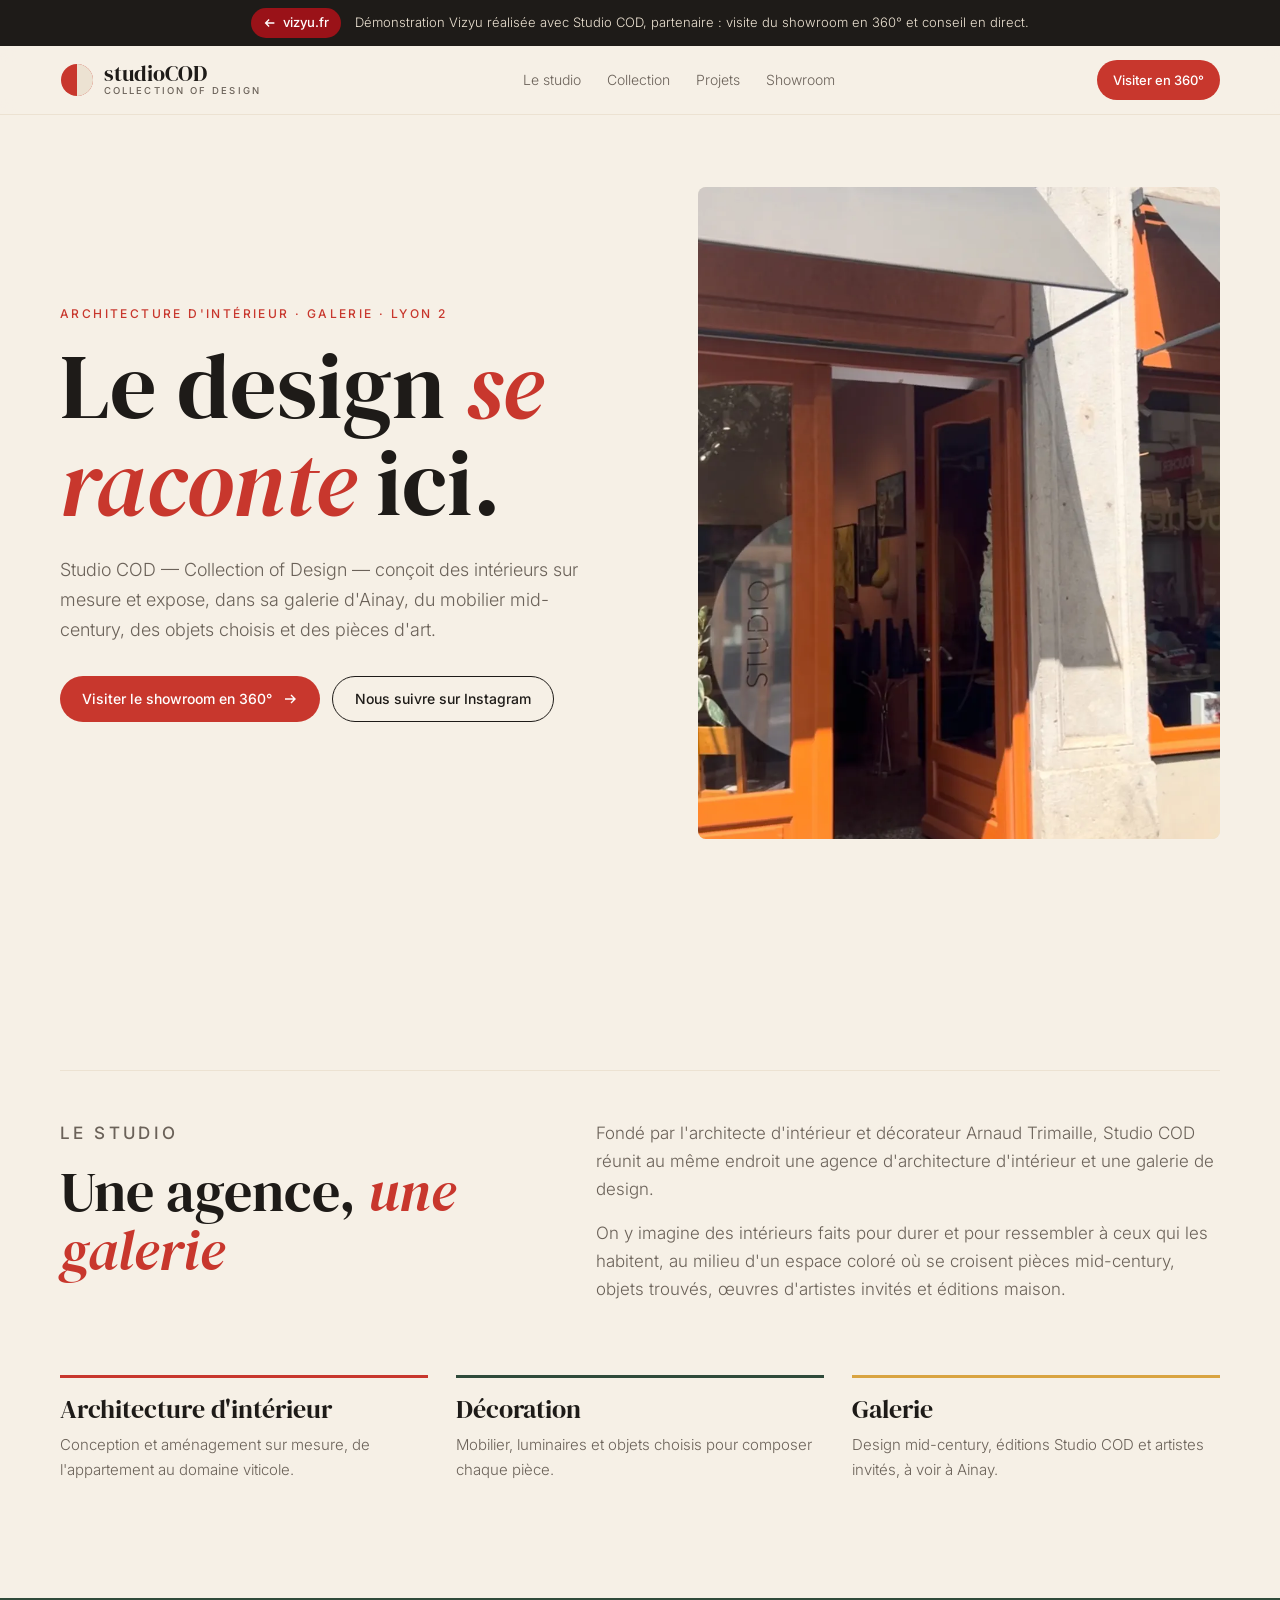
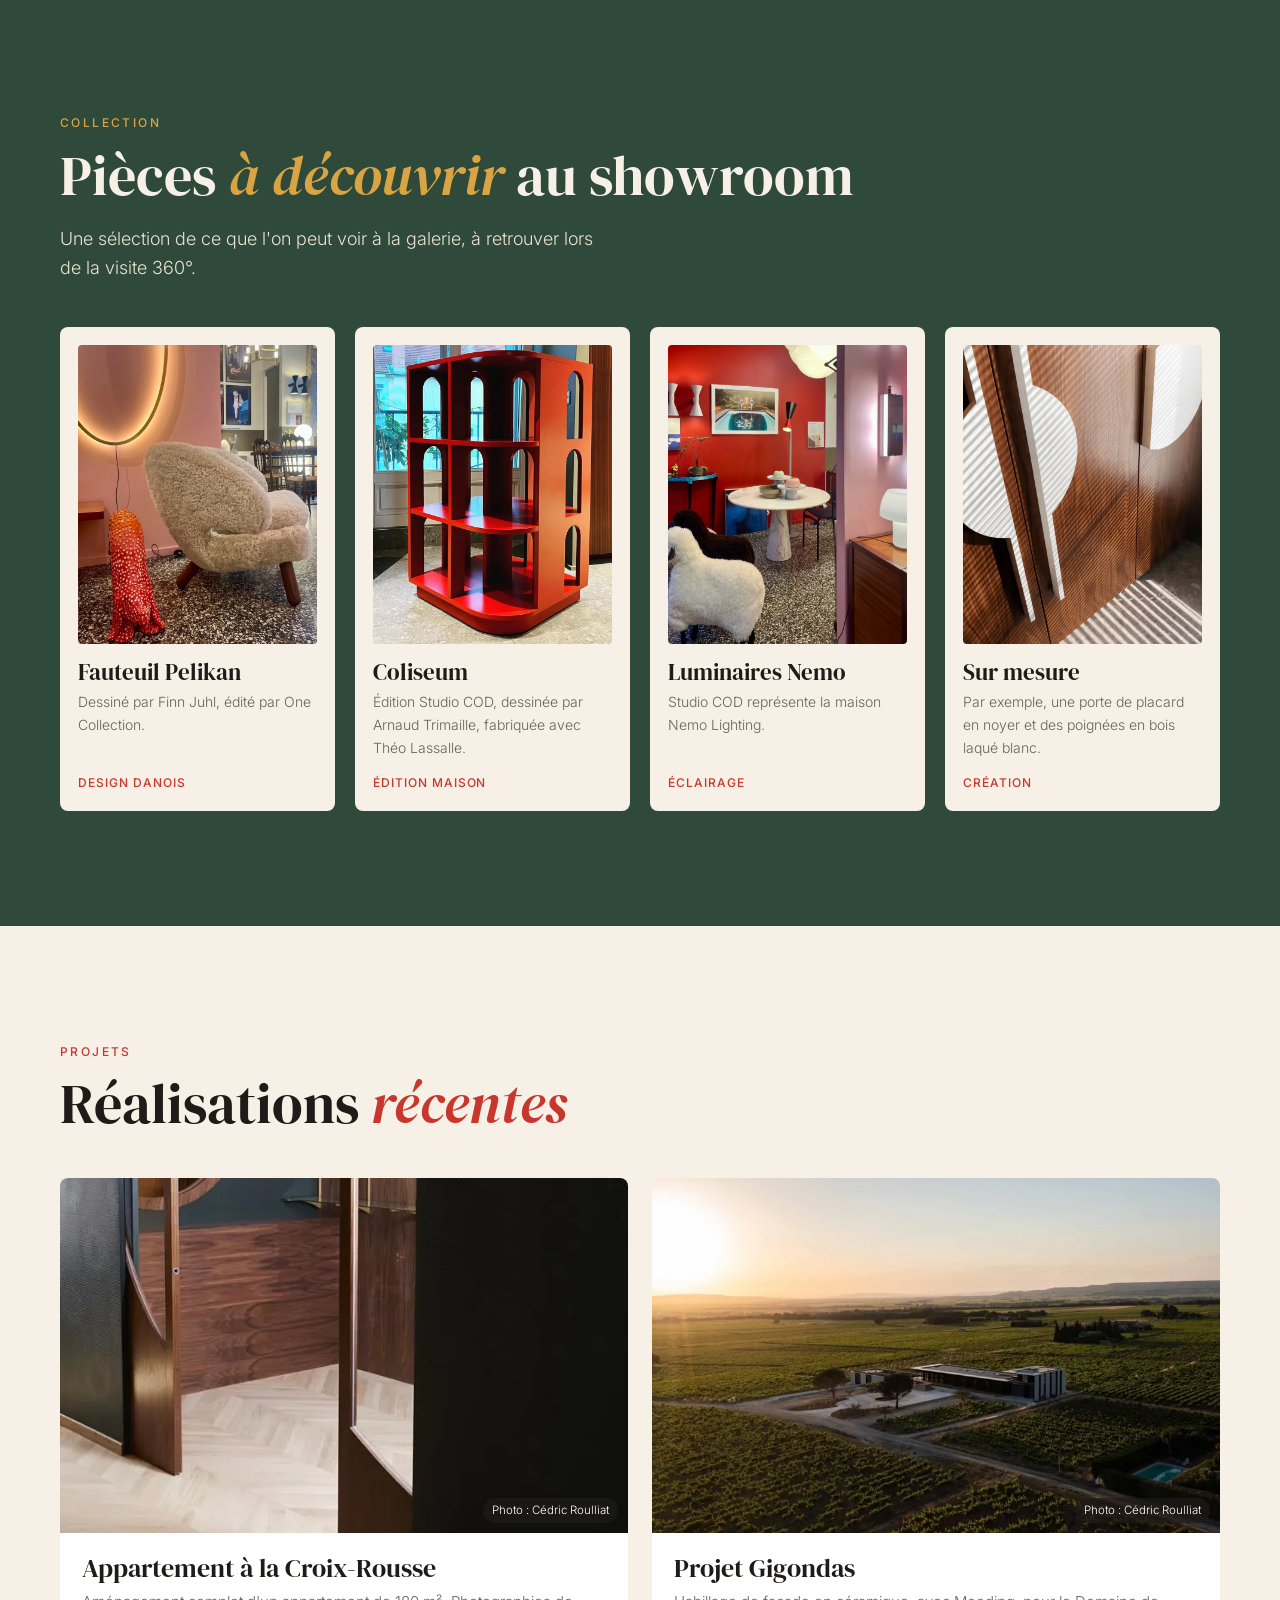
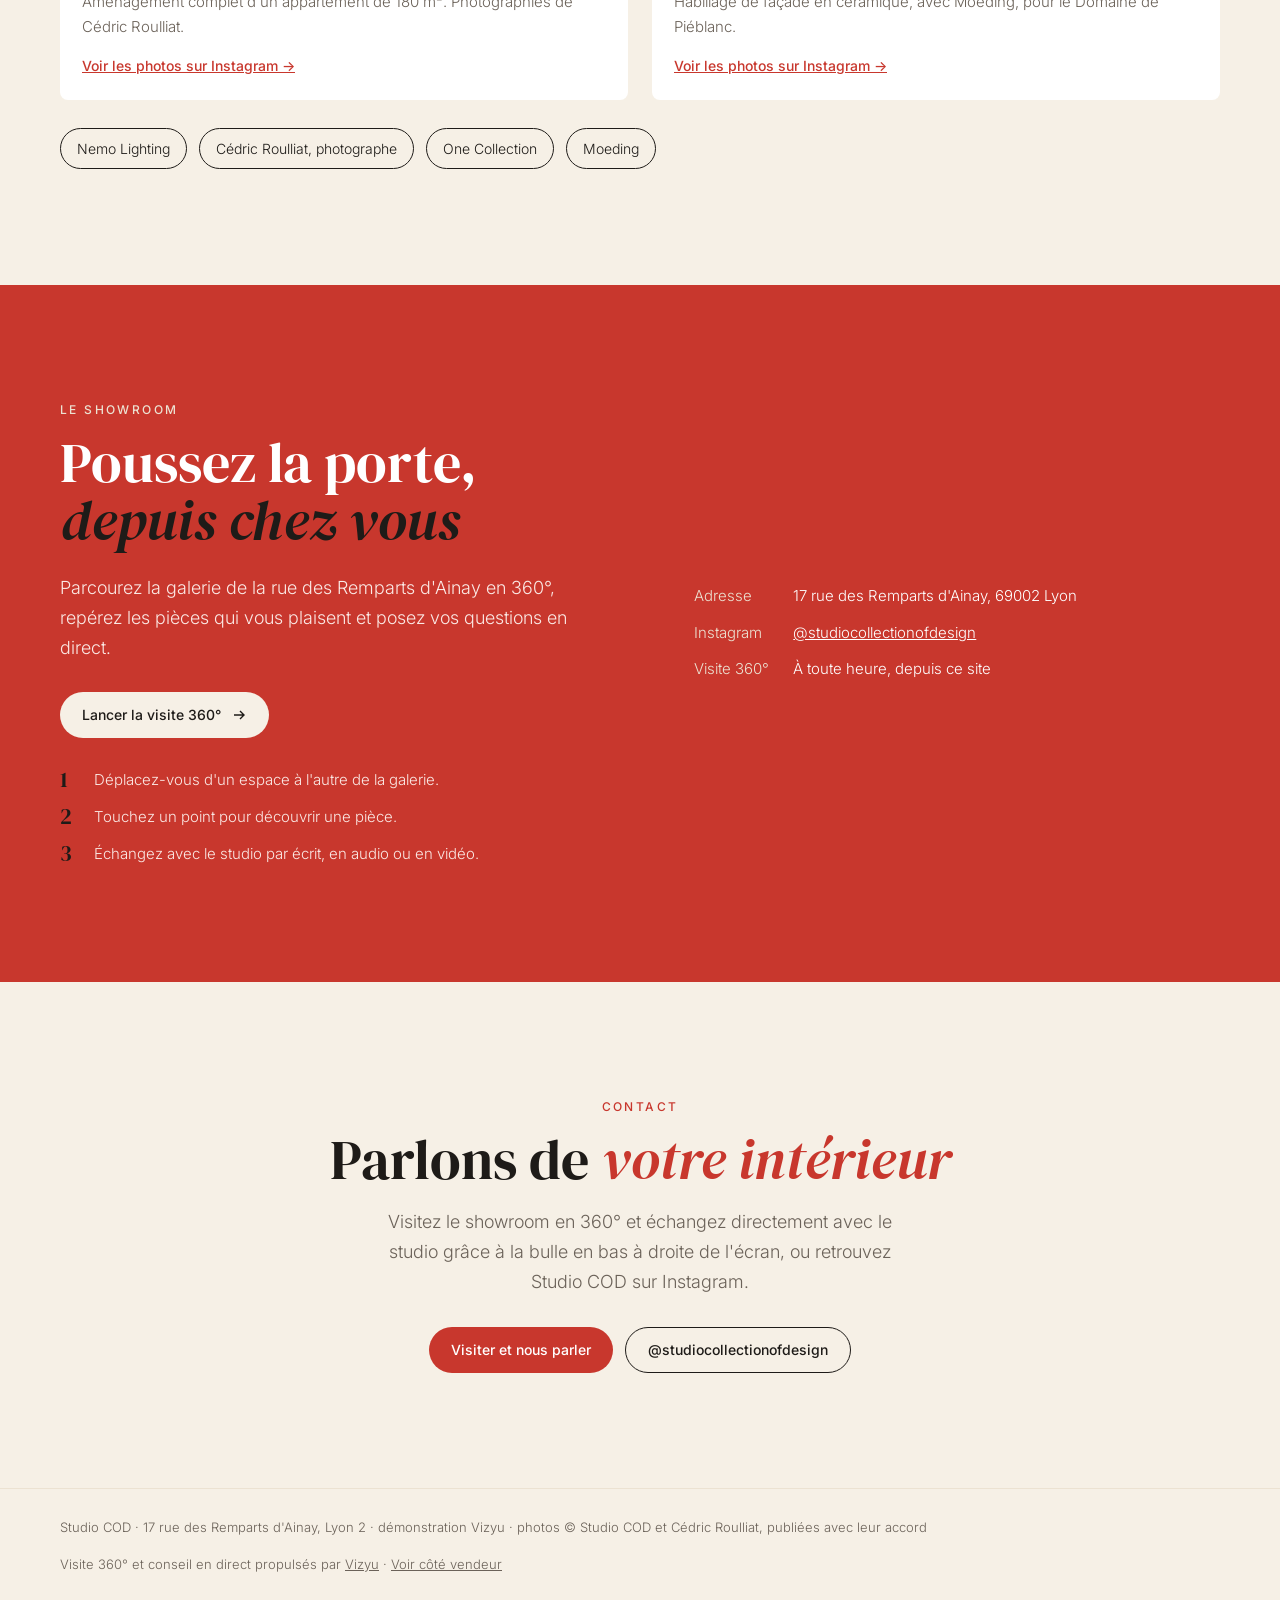
<file: studio-cod/index.html>
<!doctype html>
<html lang="fr">
<head>
  <meta charset="utf-8" />
  <meta name="viewport" content="width=device-width, initial-scale=1, viewport-fit=cover" />
  <title>Studio COD — Architecture d'intérieur &amp; galerie de design, Lyon 2</title>
  <meta name="description" content="Démonstration Vizyu pour Studio COD (Collection of Design) : architecture d'intérieur, décoration et galerie de design mid-century, 17 rue des Remparts d'Ainay, Lyon 2. Visitez le showroom en 360°." />
  <link rel="preload" as="image" href="../assets/studio-cod/hero.webp" />
  <meta name="robots" content="noindex" />
  <meta name="theme-color" content="#F6F0E6" />
  <link rel="icon" href="data:image/svg+xml,%3Csvg xmlns='http://www.w3.org/2000/svg' viewBox='0 0 32 32'%3E%3Ccircle cx='16' cy='16' r='15' fill='%23C8372D'/%3E%3Cpath d='M16 1a15 15 0 0 1 0 30z' fill='%23F6F0E6'/%3E%3C/svg%3E" />
  <link rel="preconnect" href="https://fonts.googleapis.com" />
  <link rel="preconnect" href="https://fonts.gstatic.com" crossorigin />
  <link href="https://fonts.googleapis.com/css2?family=DM+Serif+Display:ital@0;1&family=Inter:wght@300;400;500;600&display=swap" rel="stylesheet" />
  <style>
    :root {
      --creme: #f6f0e6;
      --sable: #ece2d2;
      --rouge: #c8372d;
      --rouge-fonce: #9e2a22;
      --sapin: #2f4a3a;
      --moutarde: #d9a441;
      --bleu: #2c4f7c;
      --encre: #1e1b18;
      --gris: #6b6259;
      --serif: "DM Serif Display", Georgia, serif;
      --sans: "Inter", system-ui, sans-serif;
    }
    * { box-sizing: border-box; }
    html { scroll-behavior: smooth; }
    @media (prefers-reduced-motion: reduce) { html { scroll-behavior: auto; } }
    body { margin: 0; background: var(--creme); color: var(--encre); font: 300 16px/1.65 var(--sans); -webkit-font-smoothing: antialiased; }
    a { color: inherit; }
    svg { display: block; max-width: 100%; }
    .wrap { width: min(1160px, 100% - 32px); margin-inline: auto; }
    .skip { position: absolute; left: -999px; }
    .skip:focus { left: 16px; top: 16px; background: var(--encre); color: var(--creme); padding: 8px 12px; z-index: 10; }
    :focus-visible { outline: 2px solid var(--rouge); outline-offset: 3px; }

    .demo-banner { display: flex; align-items: center; justify-content: center; gap: 14px; flex-wrap: wrap; background: var(--encre); color: var(--sable); font-size: 13px; text-align: center; padding: 8px 16px; }
    .demo-banner__back { display: inline-flex; align-items: center; gap: 6px; flex-shrink: 0; min-height: 30px; padding: 0 12px; border-radius: 999px; background: #9a1218; color: #fff; text-decoration: none; font-weight: 500; }
    .demo-banner__back:hover { background: #c81a22; }

    header.top { position: sticky; top: 0; z-index: 5; background: rgba(246, 240, 230, 0.94); backdrop-filter: blur(8px); border-bottom: 1px solid var(--sable); }
    .top__inner { display: flex; align-items: center; justify-content: space-between; gap: 20px; height: 68px; }
    .logo { display: inline-flex; align-items: center; gap: 10px; text-decoration: none; }
    .logo__mark { width: 34px; height: 34px; flex-shrink: 0; }
    .logo__name { font: 400 22px/1 var(--serif); }
    .logo__name small { display: block; font: 500 9.5px/1.5 var(--sans); letter-spacing: 0.22em; text-transform: uppercase; color: var(--gris); }
    .top nav ul { display: flex; gap: 26px; list-style: none; margin: 0; padding: 0; font-size: 14px; }
    .top nav a { text-decoration: none; color: var(--gris); }
    .top nav a:hover { color: var(--encre); }
    @media (max-width: 880px) { .top nav { display: none; } }

    .btn { display: inline-flex; align-items: center; gap: 10px; min-height: 46px; padding: 0 22px; background: var(--rouge); color: #fff; font: 500 14px/1 var(--sans); text-decoration: none; border-radius: 999px; transition: background 0.2s; white-space: nowrap; }
    .btn:hover { background: var(--rouge-fonce); }
    .btn--ghost { background: transparent; color: var(--encre); border: 1px solid var(--encre); }
    .btn--ghost:hover { background: var(--encre); color: var(--creme); }
    .btn--sm { min-height: 40px; padding: 0 16px; font-size: 13px; }
    .btn--light { background: var(--creme); color: var(--encre); }
    .btn--light:hover { background: var(--moutarde); }

    .eyebrow { font-size: 12px; font-weight: 500; letter-spacing: 0.2em; text-transform: uppercase; color: var(--rouge); margin: 0 0 14px; }
    h1, h2, h3 { font-family: var(--serif); font-weight: 400; line-height: 1.05; margin: 0; }
    h1 { font-size: clamp(46px, 7.4vw, 92px); }
    h1 em, h2 em { color: var(--rouge); }
    h2 { font-size: clamp(34px, 4.6vw, 56px); }
    h3 { font-size: 26px; }
    section { padding: clamp(64px, 9vw, 120px) 0; }
    .lead { font-size: 18px; color: var(--gris); max-width: 50ch; }

    .hero { padding-top: clamp(40px, 6vw, 72px); }
    .hero__grid { display: grid; grid-template-columns: 1.1fr 1fr; gap: clamp(32px, 5vw, 72px); align-items: center; }
    .hero .lead { margin: 24px 0 32px; }
    .hero__actions { display: flex; flex-wrap: wrap; gap: 12px; }
    .hero__art { margin: 0; aspect-ratio: 4 / 5; border-radius: 8px; overflow: hidden; background: var(--sable); }
    .hero__art img, .piece__art img, .projet__art img { display: block; width: 100%; height: 100%; object-fit: cover; }
    .hero__art img { object-position: center 62%; }
    @media (max-width: 880px) { .hero__grid { grid-template-columns: 1fr; } .hero__art { aspect-ratio: 4 / 3; } }

    .studio__grid { display: grid; grid-template-columns: 1fr 1.3fr; gap: 56px; border-top: 1px solid var(--sable); padding-top: 48px; }
    .studio__grid p { margin: 0 0 16px; color: var(--gris); font-size: 17px; }
    .piliers { display: grid; grid-template-columns: repeat(3, 1fr); gap: 28px; margin-top: 56px; }
    .pilier { border-top: 3px solid var(--rouge); padding-top: 18px; }
    .pilier:nth-child(2) { border-color: var(--sapin); }
    .pilier:nth-child(3) { border-color: var(--moutarde); }
    .pilier h3 { margin-bottom: 10px; }
    .pilier p { margin: 0; color: var(--gris); font-size: 15px; }
    @media (max-width: 880px) { .studio__grid, .piliers { grid-template-columns: 1fr; } }

    .collection { background: var(--sapin); color: var(--creme); }
    .collection .eyebrow { color: var(--moutarde); }
    .collection h2 em { color: var(--moutarde); }
    .collection .lead { color: var(--sable); }
    .pieces { display: grid; grid-template-columns: repeat(4, 1fr); gap: 20px; margin-top: 44px; }
    .piece { background: var(--creme); color: var(--encre); border-radius: 8px; padding: 18px; display: flex; flex-direction: column; }
    .piece__art { aspect-ratio: 4 / 5; border-radius: 4px; overflow: hidden; background: var(--sable); }
    .piece h3 { font-size: 23px; margin: 16px 0 6px; }
    .piece p { margin: 0; color: var(--gris); font-size: 14px; }
    .piece .tag { margin-top: auto; padding-top: 14px; font-size: 12px; font-weight: 500; letter-spacing: 0.08em; text-transform: uppercase; color: var(--rouge); }
    @media (max-width: 1000px) { .pieces { grid-template-columns: repeat(2, 1fr); } }
    @media (max-width: 560px) { .pieces { grid-template-columns: 1fr; } }

    .projets__list { display: grid; grid-template-columns: repeat(2, 1fr); gap: 24px; margin-top: 44px; }
    .projet { border-radius: 8px; overflow: hidden; background: #fff; }
    .projet__art { position: relative; margin: 0; aspect-ratio: 16 / 10; background: var(--sable); }
    .projet__art figcaption { position: absolute; right: 10px; bottom: 10px; padding: 3px 9px; border-radius: 999px; background: rgba(30, 27, 24, 0.7); color: #fff; font-size: 11.5px; }
    .projet__body { padding: 22px; }
    .projet h3 { margin-bottom: 8px; }
    .projet p { margin: 0; color: var(--gris); font-size: 15px; }
    .projet a { display: inline-block; margin-top: 14px; font-size: 14px; font-weight: 500; color: var(--rouge); }
    @media (max-width: 800px) { .projets__list { grid-template-columns: 1fr; } }

    .partenaires { display: flex; flex-wrap: wrap; gap: 12px; margin-top: 28px; }
    .partenaires span { border: 1px solid var(--encre); border-radius: 999px; padding: 8px 16px; font-size: 14px; }

    .showroom { background: var(--rouge); color: #fff; }
    .showroom .eyebrow { color: var(--sable); }
    .showroom h2 em { color: var(--encre); }
    .showroom__grid { display: grid; grid-template-columns: 1.1fr 1fr; gap: 56px; align-items: center; }
    .showroom .lead { color: #fbe9e5; margin: 22px 0 30px; }
    .showroom dl { display: grid; grid-template-columns: auto 1fr; gap: 12px 24px; margin: 0; font-size: 15px; }
    .showroom dt { color: var(--sable); }
    .showroom dd { margin: 0; }
    .steps { list-style: none; padding: 0; margin: 30px 0 0; display: grid; gap: 12px; font-size: 15px; color: #fbe9e5; }
    .steps li { display: flex; gap: 14px; }
    .steps b { font: 400 22px/1 var(--serif); color: var(--encre); min-width: 20px; }
    @media (max-width: 880px) { .showroom__grid { grid-template-columns: 1fr; } }

    .contact { text-align: center; }
    .contact .lead { margin: 18px auto 30px; }
    .contact__actions { display: flex; justify-content: center; flex-wrap: wrap; gap: 12px; }

    footer { border-top: 1px solid var(--sable); padding: 28px 0 40px; font-size: 13px; color: var(--gris); }
    footer .wrap { display: flex; justify-content: space-between; gap: 16px; flex-wrap: wrap; }

    /* Démo : accroche animée qui pointe vers le module Vizyu (sous le widget, à gauche de sa bulle). */
    .vz-hint, .vz-rings { position: fixed; z-index: 2147482999; opacity: 0; visibility: hidden; transition: opacity .35s ease, transform .55s cubic-bezier(.22,.8,.24,1), visibility 0s linear .35s; }
    .vz-on .vz-hint, .vz-on .vz-rings { opacity: 1; visibility: visible; transition-delay: 0s; }
    .vz-hint { right: 104px; bottom: 26px; display: flex; align-items: center; gap: 6px; padding: 0; border: 0; background: none; color: inherit; font-family: var(--sans); text-align: left; cursor: pointer; transform: translateX(-18px); }
    .vz-on .vz-hint { transform: none; }
    .vz-on.vz-over .vz-hint { opacity: 0; }
    .vz-hint__card { display: block; padding: 10px 18px 11px; border-radius: 16px; background: var(--encre); color: var(--creme); box-shadow: 0 12px 30px rgba(30,27,24,.32); white-space: nowrap; transition: background .2s ease; }
    .vz-hint:hover .vz-hint__card { background: #000; }
    .vz-hint:focus-visible { outline: none; }
    .vz-hint:focus-visible .vz-hint__card { outline: 2px solid var(--moutarde); outline-offset: 2px; }
    .vz-hint__title { display: block; font: 400 20px/1.15 var(--serif); }
    .vz-hint__sub { display: block; margin-top: 2px; font-size: 12.5px; color: #d9cfbf; }
    .vz-hint__arrow { width: 44px; height: 34px; flex: none; color: #9a1218; overflow: visible; filter: drop-shadow(0 0 2px #fff) drop-shadow(0 0 2px #fff); }
    .vz-rings { right: 24px; bottom: 24px; width: 68px; height: 68px; pointer-events: none; }
    .vz-rings i { position: absolute; inset: 0; border-radius: 50%; border: 3px solid #9a1218; opacity: 0; animation: vz-ring 2.1s ease-out infinite; }
    .vz-rings i + i { animation-delay: .7s; }
    .vz-rings i + i + i { animation-delay: 1.4s; }
    @keyframes vz-ring { 0% { transform: scale(1); opacity: .75; } 100% { transform: scale(2); opacity: 0; } }
    @media (max-width: 480px) {
      .vz-hint { right: 84px; bottom: calc(20px + env(safe-area-inset-bottom, 0px)); gap: 4px; }
      .vz-hint__card { padding: 8px 14px 9px; border-radius: 14px; }
      .vz-hint__title { font-size: 17px; }
      .vz-hint__sub { font-size: 11.5px; }
      .vz-hint__arrow { width: 32px; height: 26px; }
      .vz-rings { right: 16px; bottom: calc(16px + env(safe-area-inset-bottom, 0px)); width: 64px; height: 64px; }
    }
    @media (prefers-reduced-motion: reduce) {
      .vz-rings i { animation: none; opacity: .5; transform: scale(1.25); }
      .vz-rings i + i { display: none; }
    }
  </style>
  <script defer src="https://cloud.umami.is/script.js" data-website-id="b482412a-9f38-4f22-98bb-086a1a3f7b88"></script>
</head>
<body>
  <a class="skip" href="#contenu">Aller au contenu</a>

  <div class="demo-banner">
    <a class="demo-banner__back" href="/">
      <svg width="14" height="14" viewBox="0 0 16 16" aria-hidden="true"><path d="M13 8H3M7 4 3 8l4 4" fill="none" stroke="currentColor" stroke-width="1.6"/></svg>
      vizyu.fr
    </a>
    <span>Démonstration Vizyu réalisée avec Studio COD, partenaire : visite du showroom en 360° et conseil en direct.</span>
  </div>

  <header class="top">
    <div class="wrap top__inner">
      <a href="#haut" class="logo" id="haut" aria-label="Studio COD, retour en haut">
        <svg class="logo__mark" viewBox="0 0 34 34" aria-hidden="true"><circle cx="17" cy="17" r="16" fill="#C8372D"/><path d="M17 1a16 16 0 0 1 0 32z" fill="#ECE2D2"/></svg>
        <span class="logo__name">studioCOD<small>Collection of Design</small></span>
      </a>
      <nav aria-label="Sections">
        <ul>
          <li><a href="#studio">Le studio</a></li>
          <li><a href="#collection">Collection</a></li>
          <li><a href="#projets">Projets</a></li>
          <li><a href="#showroom">Showroom</a></li>
        </ul>
      </nav>
      <a href="#showroom" class="btn btn--sm">Visiter en 360°</a>
    </div>
  </header>

  <main id="contenu">
    <section class="hero">
      <div class="wrap hero__grid">
        <div>
          <p class="eyebrow">Architecture d'intérieur · Galerie · Lyon 2</p>
          <h1>Le design <em>se raconte</em> ici.</h1>
          <p class="lead">
            Studio COD — Collection of Design — conçoit des intérieurs sur mesure et expose, dans sa
            galerie d'Ainay, du mobilier mid-century, des objets choisis et des pièces d'art.
          </p>
          <div class="hero__actions">
            <a class="btn" href="https://vizyu-demo.vercel.app/v/demo_ombelle_marque/boutique/demo_ombelle_showroom" target="_blank" rel="noopener" data-umami-event="studio-cod-visite-360">
              Visiter le showroom en 360°
              <svg width="16" height="16" viewBox="0 0 16 16" aria-hidden="true"><path d="M3 8h10M9 4l4 4-4 4" fill="none" stroke="currentColor" stroke-width="1.4"/></svg>
            </a>
            <a class="btn btn--ghost" href="https://www.instagram.com/studiocollectionofdesign/" target="_blank" rel="noopener">Nous suivre sur Instagram</a>
          </div>
        </div>
        <figure class="hero__art">
          <img src="../assets/studio-cod/hero.webp" width="900" height="1651" alt="La façade orange de Studio COD, porte ouverte sur la galerie, rue des Remparts d’Ainay" />
        </figure>
      </div>
    </section>

    <section id="studio">
      <div class="wrap">
        <div class="studio__grid">
          <div>
            <p class="eyebrow">Le studio</p>
            <h2>Une agence, <em>une galerie</em></h2>
          </div>
          <div>
            <p>
              Fondé par l'architecte d'intérieur et décorateur Arnaud Trimaille, Studio COD réunit au
              même endroit une agence d'architecture d'intérieur et une galerie de design.
            </p>
            <p>
              On y imagine des intérieurs faits pour durer et pour ressembler à ceux qui les habitent,
              au milieu d'un espace coloré où se croisent pièces mid-century, objets trouvés, œuvres
              d'artistes invités et éditions maison.
            </p>
          </div>
        </div>
        <div class="piliers">
          <article class="pilier">
            <h3>Architecture d'intérieur</h3>
            <p>Conception et aménagement sur mesure, de l'appartement au domaine viticole.</p>
          </article>
          <article class="pilier">
            <h3>Décoration</h3>
            <p>Mobilier, luminaires et objets choisis pour composer chaque pièce.</p>
          </article>
          <article class="pilier">
            <h3>Galerie</h3>
            <p>Design mid-century, éditions Studio COD et artistes invités, à voir à Ainay.</p>
          </article>
        </div>
      </div>
    </section>

    <section class="collection" id="collection">
      <div class="wrap">
        <p class="eyebrow">Collection</p>
        <h2>Pièces <em>à découvrir</em> au showroom</h2>
        <p class="lead">Une sélection de ce que l'on peut voir à la galerie, à retrouver lors de la visite 360°.</p>
        <div class="pieces">
          <article class="piece" id="pelikan">
            <div class="piece__art"><img src="../assets/studio-cod/pelikan.webp" width="800" height="1000" alt="Le fauteuil Pelikan en bouclé, devant un mur rose éclairé" loading="lazy" /></div>
            <h3>Fauteuil Pelikan</h3>
            <p>Dessiné par Finn Juhl, édité par One Collection.</p>
            <span class="tag">Design danois</span>
          </article>
          <article class="piece" id="coliseum">
            <div class="piece__art"><img src="../assets/studio-cod/coliseum.webp" width="800" height="1000" alt="Étagère rouge Coliseum aux arches cintrées" loading="lazy" /></div>
            <h3>Coliseum</h3>
            <p>Édition Studio COD, dessinée par Arnaud Trimaille, fabriquée avec Théo Lassalle.</p>
            <span class="tag">Édition maison</span>
          </article>
          <article class="piece" id="nemo">
            <div class="piece__art"><img src="../assets/studio-cod/lampe.webp" width="800" height="1000" alt="Lampadaire noir et rouge devant un mur rouge, à la galerie" loading="lazy" /></div>
            <h3>Luminaires Nemo</h3>
            <p>Studio COD représente la maison Nemo Lighting.</p>
            <span class="tag">Éclairage</span>
          </article>
          <article class="piece" id="sur-mesure">
            <div class="piece__art"><img src="../assets/studio-cod/placard.webp" width="800" height="1000" alt="Porte de placard en noyer et poignées en bois laqué blanc" loading="lazy" /></div>
            <h3>Sur mesure</h3>
            <p>Par exemple, une porte de placard en noyer et des poignées en bois laqué blanc.</p>
            <span class="tag">Création</span>
          </article>
        </div>
      </div>
    </section>

    <section id="projets">
      <div class="wrap">
        <p class="eyebrow">Projets</p>
        <h2>Réalisations <em>récentes</em></h2>
        <div class="projets__list">
          <article class="projet">
            <figure class="projet__art"><img src="../assets/studio-cod/croix.webp" width="682" height="909" alt="Porte coulissante en noyer ouvrant sur une pièce aux murs verts et étagères en laiton" loading="lazy" /><figcaption>Photo : Cédric Roulliat</figcaption></figure>
            <div class="projet__body">
              <h3>Appartement à la Croix-Rousse</h3>
              <p>Aménagement complet d'un appartement de 180 m². Photographies de Cédric Roulliat.</p>
              <a href="https://www.instagram.com/studiocollectionofdesign/p/DePN3zcjQ60/" target="_blank" rel="noopener">Voir les photos sur Instagram →</a>
            </div>
          </article>
          <article class="projet">
            <figure class="projet__art"><img src="../assets/studio-cod/gigondas.webp" width="846" height="563" alt="Vue aérienne du domaine au milieu des vignes, au coucher du soleil" loading="lazy" /><figcaption>Photo : Cédric Roulliat</figcaption></figure>
            <div class="projet__body">
              <h3>Projet Gigondas</h3>
              <p>Habillage de façade en céramique, avec Moeding, pour le Domaine de Piéblanc.</p>
              <a href="https://www.instagram.com/studiocollectionofdesign/p/Dd6rVOYDTLA/" target="_blank" rel="noopener">Voir les photos sur Instagram →</a>
            </div>
          </article>
        </div>
        <div class="partenaires" aria-label="Partenaires">
          <span>Nemo Lighting</span>
          <span>Cédric Roulliat, photographe</span>
          <span>One Collection</span>
          <span>Moeding</span>
        </div>
      </div>
    </section>

    <section class="showroom" id="showroom">
      <div class="wrap showroom__grid">
        <div>
          <p class="eyebrow">Le showroom</p>
          <h2>Poussez la porte, <em>depuis chez vous</em></h2>
          <p class="lead">
            Parcourez la galerie de la rue des Remparts d'Ainay en 360°, repérez les pièces qui vous
            plaisent et posez vos questions en direct.
          </p>
          <a class="btn btn--light" href="https://vizyu-demo.vercel.app/v/demo_ombelle_marque/boutique/demo_ombelle_showroom" target="_blank" rel="noopener" data-umami-event="studio-cod-visite-360">
            Lancer la visite 360°
            <svg width="16" height="16" viewBox="0 0 16 16" aria-hidden="true"><path d="M3 8h10M9 4l4 4-4 4" fill="none" stroke="currentColor" stroke-width="1.4"/></svg>
          </a>
          <ol class="steps">
            <li><b>1</b><span>Déplacez-vous d'un espace à l'autre de la galerie.</span></li>
            <li><b>2</b><span>Touchez un point pour découvrir une pièce.</span></li>
            <li><b>3</b><span>Échangez avec le studio par écrit, en audio ou en vidéo.</span></li>
          </ol>
        </div>
        <dl>
          <dt>Adresse</dt><dd>17 rue des Remparts d'Ainay, 69002 Lyon</dd>
          <dt>Instagram</dt><dd><a href="https://www.instagram.com/studiocollectionofdesign/" target="_blank" rel="noopener">@studiocollectionofdesign</a></dd>
          <dt>Visite 360°</dt><dd>À toute heure, depuis ce site</dd>
        </dl>
      </div>
    </section>

    <section class="contact" id="contact">
      <div class="wrap">
        <p class="eyebrow">Contact</p>
        <h2>Parlons de <em>votre intérieur</em></h2>
        <p class="lead">
          Visitez le showroom en 360° et échangez directement avec le studio grâce à la bulle en bas à
          droite de l'écran, ou retrouvez Studio COD sur Instagram.
        </p>
        <div class="contact__actions">
          <a class="btn" href="https://vizyu-demo.vercel.app/v/demo_ombelle_marque/boutique/demo_ombelle_showroom" target="_blank" rel="noopener" data-umami-event="studio-cod-visite-360">Visiter et nous parler</a>
          <a class="btn btn--ghost" href="https://www.instagram.com/studiocollectionofdesign/" target="_blank" rel="noopener">@studiocollectionofdesign</a>
        </div>
      </div>
    </section>
  </main>

  <footer>
    <div class="wrap">
      <span>Studio COD · 17 rue des Remparts d'Ainay, Lyon 2 · démonstration Vizyu · photos © Studio COD et Cédric Roulliat, publiées avec leur accord</span>
      <span>Visite 360° et conseil en direct propulsés par <a href="/">Vizyu</a> · <a href="https://vizyu-demo.vercel.app/demo-vendeur" target="_blank" rel="noopener">Voir côté vendeur</a></span>
    </div>
  </footer>

  <!-- Widget Vizyu : ouvre directement la visite 360 du showroom (data-boutique).
       Démo : le message du vendeur revient à chaque visite, après 3 s. -->
  <script
    src="https://vizyu-demo.vercel.app/widget.js"
    data-marque="demo_ombelle_marque"
    data-boutique="demo_ombelle_showroom"
    data-message-delay="3"
    data-message-repeat="always"
    async
  ></script>

  <!-- Démo : invite à cliquer sur le module. Apparaît une fois le widget chargé, disparaît au premier clic dessus. -->
  <button class="vz-hint" type="button" data-umami-event="studio-cod-accroche-module">
    <span class="vz-hint__card">
      <span class="vz-hint__title">Essayez la démo&nbsp;!</span>
      <span class="vz-hint__sub">Cliquez sur le module Vizyu</span>
    </span>
    <svg class="vz-hint__arrow" viewBox="0 0 44 34" fill="none" stroke="currentColor" stroke-width="3" stroke-linecap="round" stroke-linejoin="round" aria-hidden="true">
      <path d="M3 8c9-5 24-3 35 13" />
      <path d="M27 21l11 1 2-11" />
    </svg>
  </button>
  <div class="vz-rings" aria-hidden="true"><i></i><i></i><i></i></div>
  <script>
    (function () {
      var page = document.documentElement;
      var hint = document.querySelector(".vz-hint");
      var host = function () { return document.getElementById("vizyu-widget"); };
      var done = false;
      var hide = function () { done = true; page.classList.remove("vz-on", "vz-over"); };
      var inWidget = function (e, cls) {
        return e.composedPath().some(function (el) { return el.classList && el.classList.contains(cls); });
      };

      // Sans widget (réseau, bloqueur), pas d'accroche qui pointe dans le vide.
      var tries = 0;
      var wait = setInterval(function () {
        if (host()) {
          clearInterval(wait);
          setTimeout(function () { if (!done) page.classList.add("vz-on"); }, 900);
        } else if (++tries > 60) {
          clearInterval(wait);
        }
      }, 250);

      hint.addEventListener("click", function () {
        var bubble = host() && host().shadowRoot && host().shadowRoot.querySelector(".bubble");
        hide();
        if (bubble) bubble.click();
      });
      // Tout clic dans le module retire l'accroche, sauf la croix du message.
      document.addEventListener("click", function (e) {
        if (e.composedPath().indexOf(host()) !== -1 && !inWidget(e, "nudge-close")) hide();
      });
      // Au survol, la bulle s'élargit vers la gauche : l'accroche lui laisse la place.
      document.addEventListener("mouseover", function (e) {
        if (!done) page.classList.toggle("vz-over", inWidget(e, "bubble"));
      });
    })();
  </script>
</body>
</html>
</file>
<file: styles.css>
:root {
  --red: #b0141b;
  --red-deep: #9a1218;
  --red-soft: #f0b9bc;
  --bg: #0e0e0f;
  --bg-alt: #151516;
  --surface: #1c1c1e;
  --line: rgba(255, 255, 255, 0.09);
  --ink: #f4f4f5;
  --muted: #a1a1aa;
  --faint: #71717a;
  --success: #1d9e75;
  --radius: 16px;
  --wrap: 1120px;
}

*,
*::before,
*::after { box-sizing: border-box; }

html { scroll-behavior: smooth; scroll-padding-top: 76px; }

body {
  margin: 0;
  background: var(--bg);
  color: var(--ink);
  font-family: "Outfit", system-ui, -apple-system, "Segoe UI", sans-serif;
  font-size: 17px;
  line-height: 1.6;
  -webkit-font-smoothing: antialiased;
}

img { display: block; max-width: 100%; height: auto; }
a { color: inherit; }
h1, h2, h3 { margin: 0; font-weight: 500; line-height: 1.15; }
p { margin: 0; }

:focus-visible { outline: 2px solid var(--red-soft); outline-offset: 3px; border-radius: 6px; }

.skip {
  position: absolute; left: 16px; top: -48px; z-index: 100;
  background: var(--red); color: #fff; padding: 10px 14px; border-radius: 10px; text-decoration: none;
}
.skip:focus { top: 12px; }

.wrap { width: 100%; max-width: var(--wrap); margin: 0 auto; padding: 0 24px; }
.narrow { max-width: 720px; }
.center { text-align: center; margin-left: auto; margin-right: auto; }

.eyebrow {
  font-size: 13px; font-weight: 500; letter-spacing: 0.12em; text-transform: uppercase;
  color: var(--red-soft); margin-bottom: 14px;
}
.lead { color: var(--muted); font-size: 19px; margin-top: 18px; }
h2 { font-size: clamp(30px, 4vw, 44px); letter-spacing: -0.01em; }
h3 { font-size: 19px; }

/* Buttons */
.btn {
  display: inline-flex; align-items: center; justify-content: center; min-height: 48px;
  padding: 0 22px; border-radius: 999px; background: var(--red); color: #fff;
  font-weight: 500; font-size: 16px; text-decoration: none; border: 1px solid transparent;
  transition: background 0.2s, border-color 0.2s;
}
.btn:hover { background: #c81a22; }
.btn--ghost { background: transparent; border-color: rgba(255, 255, 255, 0.22); }
.btn--ghost:hover { background: rgba(255, 255, 255, 0.06); }
.btn--sm { min-height: 40px; padding: 0 16px; font-size: 15px; }

/* Nav */
.nav {
  position: sticky; top: 0; z-index: 50;
  background: rgba(14, 14, 15, 0.82); backdrop-filter: blur(14px); -webkit-backdrop-filter: blur(14px);
  border-bottom: 1px solid var(--line);
}
.nav__inner { display: flex; align-items: center; gap: 24px; height: 64px; }
.nav__logo img { height: 21px; width: auto; }
.nav nav { margin-left: auto; }
.nav__links { display: flex; gap: 28px; list-style: none; margin: 0; padding: 0; }
.nav__links a { text-decoration: none; color: var(--muted); font-size: 15px; transition: color 0.2s; }
.nav__links a:hover { color: var(--ink); }

/* Hero */
.hero {
  padding: 88px 0 96px;
  background:
    radial-gradient(60% 70% at 85% 30%, rgba(176, 20, 27, 0.28), transparent 70%),
    radial-gradient(40% 50% at 0% 100%, rgba(176, 20, 27, 0.12), transparent 70%);
}
.hero__grid { display: grid; grid-template-columns: 1.15fr 0.85fr; gap: 56px; align-items: center; }
.hero h1 { font-size: clamp(42px, 6.4vw, 76px); font-weight: 500; letter-spacing: -0.02em; }
.hero .lead { max-width: 560px; }
.hero__cta { display: flex; flex-wrap: wrap; gap: 12px; margin-top: 34px; }

/* Phone mock-up */
.phone {
  justify-self: center; width: 290px; padding: 10px;
  border-radius: 44px; background: #050505; border: 1px solid rgba(255, 255, 255, 0.12);
  box-shadow: 0 40px 80px rgba(0, 0, 0, 0.55), 0 0 0 6px rgba(255, 255, 255, 0.03);
}
/* The screen takes the screenshot's own proportions (from its width/height attributes). */
.phone__screen { border-radius: 34px; overflow: hidden; background: #fff; }
.phone__screen img { width: 100%; height: auto; }

/* Sections */
.section { padding: 104px 0; border-top: 1px solid var(--line); }
.section--alt { background: var(--bg-alt); }

.cards { display: grid; gap: 18px; margin-top: 44px; }
.cards--2 { grid-template-columns: repeat(2, 1fr); }
.cards--3 { grid-template-columns: repeat(3, 1fr); }
.card { padding: 28px; border-radius: var(--radius); background: var(--surface); border: 1px solid var(--line); }
.card h3 { margin-bottom: 10px; }
.card p { color: var(--muted); font-size: 16px; }
.card--accent { border-top: 2px solid var(--red); }
.card__tag {
  font-size: 12px; font-weight: 600; letter-spacing: 0.1em; text-transform: uppercase;
  color: var(--red-soft) !important; margin-bottom: 14px;
}

/* Try-it demo journeys */
.essai { display: flex; flex-direction: column; align-items: flex-start; }
.essai .btn { margin-top: auto; }
.essai p:not(.card__tag) { margin-bottom: 24px; }
.essai__note { margin-top: 18px; font-size: 14px; color: var(--muted); }

/* Steps */
.steps {
  list-style: none; margin: 48px 0 0; padding: 0;
  display: grid; grid-template-columns: repeat(5, 1fr); gap: 16px; counter-reset: none;
}
.step { position: relative; padding: 24px 20px; border-radius: var(--radius); background: var(--surface); border: 1px solid var(--line); }
.step__n {
  display: grid; place-items: center; width: 34px; height: 34px; border-radius: 50%;
  background: rgba(176, 20, 27, 0.18); color: var(--red-soft); font-weight: 600; margin-bottom: 18px;
}
.step h3 { font-size: 17px; margin-bottom: 8px; }
.step p { color: var(--muted); font-size: 15px; }

/* Live selling */
.live {
  background: radial-gradient(50% 60% at 20% 50%, rgba(176, 20, 27, 0.22), transparent 70%), var(--bg);
}
.live__grid { display: grid; grid-template-columns: 0.85fr 1.15fr; gap: 64px; align-items: center; }
.checks { list-style: none; margin: 36px 0 0; padding: 0; display: grid; gap: 22px; }
.checks li { position: relative; padding-left: 36px; }
.checks li::before {
  content: ""; position: absolute; left: 0; top: 3px; width: 22px; height: 22px; border-radius: 50%;
  background: rgba(176, 20, 27, 0.2) url("data:image/svg+xml,%3Csvg xmlns='http://www.w3.org/2000/svg' viewBox='0 0 24 24' fill='none' stroke='%23f0b9bc' stroke-width='3' stroke-linecap='round' stroke-linejoin='round'%3E%3Cpath d='M5 12l5 5L19 8'/%3E%3C/svg%3E") center / 13px no-repeat;
}
.checks h3 { font-size: 18px; margin-bottom: 4px; }
.checks p { color: var(--muted); font-size: 16px; }

/* Hardware pack */
.pack {
  background: radial-gradient(45% 55% at 25% 60%, rgba(176, 20, 27, 0.2), transparent 70%), var(--bg);
}
.pack__grid { display: grid; grid-template-columns: 0.8fr 1.2fr; gap: 56px; align-items: center; margin-top: 48px; }
.pack__hero {
  margin: 0; padding: 32px 0; text-align: center;
  /* Soft light behind the dark camera so it stands out from the dark page. */
  background: radial-gradient(closest-side, rgba(255, 255, 255, 0.09), rgba(176, 20, 27, 0.12) 55%, transparent);
}
.pack__hero img { width: auto; max-height: 440px; margin: 0 auto; filter: drop-shadow(0 30px 40px rgba(0, 0, 0, 0.6)); }
.pack__hero figcaption { margin-top: 18px; color: var(--muted); font-size: 15px; letter-spacing: 0.04em; }
.pack__list { list-style: none; margin: 0; padding: 0; display: grid; gap: 14px; }
.pack__list li {
  display: flex; gap: 18px; align-items: flex-start; padding: 20px 22px;
  border-radius: var(--radius); background: var(--surface); border: 1px solid var(--line);
}
.pack__list svg {
  flex: none; width: 44px; height: 44px; padding: 10px; border-radius: 12px;
  background: rgba(176, 20, 27, 0.18); fill: none; stroke: var(--red-soft);
  stroke-width: 1.6; stroke-linecap: round; stroke-linejoin: round;
}
.pack__list h3 { font-size: 18px; margin-bottom: 4px; }
.pack__list p { color: var(--muted); font-size: 15px; }

/* Features */
.features {
  list-style: none; margin: 48px 0 0; padding: 0;
  display: grid; grid-template-columns: repeat(3, 1fr); gap: 36px 40px;
}
.features li { padding-left: 18px; border-left: 2px solid var(--red); }
.features h3 { font-size: 18px; margin-bottom: 8px; }
.features p { color: var(--muted); font-size: 16px; }

/* Timeline */
.timeline {
  list-style: none; margin: 56px 0 0; padding: 0; position: relative;
  display: grid; grid-template-columns: repeat(4, 1fr); gap: 28px;
}
.timeline::before {
  content: ""; position: absolute; left: 0; right: 0; top: 8px; height: 2px; background: var(--line);
}
.timeline__item { position: relative; padding-top: 34px; }
.timeline__dot {
  position: absolute; top: 0; left: 0; width: 18px; height: 18px; border-radius: 50%;
  background: var(--bg); border: 2px solid var(--faint);
}
.timeline__item.is-done .timeline__dot { background: var(--red); border-color: var(--red); }
.timeline__item.is-current .timeline__dot { border-color: var(--red); box-shadow: 0 0 0 6px rgba(176, 20, 27, 0.2); }
.timeline__label { font-size: 12px; font-weight: 600; letter-spacing: 0.1em; text-transform: uppercase; color: var(--faint); margin-bottom: 8px; }
.timeline__item.is-done .timeline__label,
.timeline__item.is-current .timeline__label { color: var(--red-soft); }
.timeline h3 { font-size: 18px; margin-bottom: 8px; }
.timeline p:last-child { color: var(--muted); font-size: 15px; }

/* Contact */
.contact {
  background: radial-gradient(60% 90% at 50% 0%, rgba(176, 20, 27, 0.25), transparent 70%), var(--bg);
}
.contact .btn { margin-top: 32px; }
.contact__mail { margin-top: 16px; }
.contact__mail a { color: var(--muted); text-decoration: none; }
.contact__mail a:hover { color: var(--ink); text-decoration: underline; }

/* Footer */
.footer { border-top: 1px solid var(--line); padding: 32px 0; }
.footer__inner { display: flex; justify-content: space-between; align-items: center; gap: 16px; }
.footer img { height: 16px; width: auto; opacity: 0.8; }
.footer p { color: var(--faint); font-size: 14px; }

/* Responsive */
@media (max-width: 960px) {
  .hero__grid, .live__grid, .pack__grid { grid-template-columns: 1fr; }
  .pack__hero img { max-height: 320px; }
  .live__grid { gap: 48px; }
  .live__text { order: -1; }
  .phone { width: 260px; }
  .steps { grid-template-columns: repeat(2, 1fr); }
  .features { grid-template-columns: repeat(2, 1fr); }
  .timeline { grid-template-columns: repeat(2, 1fr); row-gap: 40px; }
  .timeline::before { display: none; }
  .cards--3 { grid-template-columns: 1fr; }
}
@media (max-width: 720px) {
  body { font-size: 16px; }
  .wrap { padding: 0 16px; }
  .nav nav { display: none; }
  .nav__inner { justify-content: space-between; }
  .hero { padding: 56px 0 72px; }
  .lead { font-size: 17px; }
  .section { padding: 72px 0; }
  .cards--2, .steps, .features, .timeline { grid-template-columns: 1fr; }
  .footer__inner { flex-direction: column; text-align: center; }
}

@media (prefers-reduced-motion: reduce) {
  html { scroll-behavior: auto; }
  *, *::before, *::after { animation: none !important; transition: none !important; }
}
</file>
